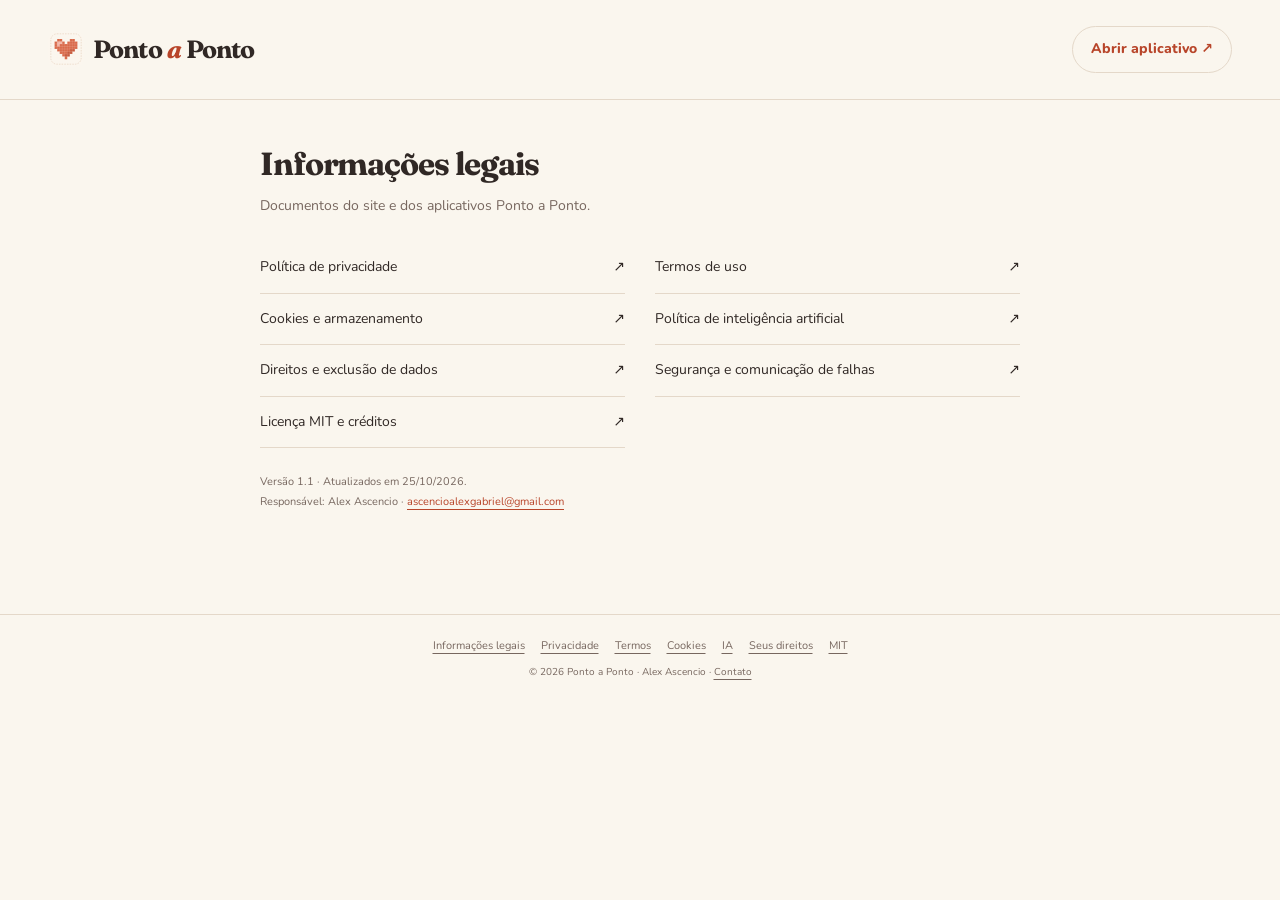
<file: documentacao/index.html>
<!doctype html><html lang="pt-BR"><head><meta charset="utf-8"><meta name="viewport" content="width=device-width,initial-scale=1"><meta name="description" content="Privacidade, termos, inteligência artificial e licença do Ponto a Ponto."><meta name="theme-color" content="#241c24"><title>Transparência e informações legais · Ponto a Ponto</title><link rel="canonical" href="https://pontoapontocroche.vercel.app/app/legal/"><link rel="icon" href="../icons/icon.svg"><link rel="stylesheet" href="legal.css"></head><body><a class="skip" href="#conteudo">Ir ao conteúdo</a><header><a class="brand" href="https://pontoapontocroche.vercel.app/app/"><img src="../icons/icon.svg" width="36" height="36" alt="">Ponto <em>a</em> Ponto</a><a class="back" href="https://pontoapontocroche.vercel.app/app/">Abrir aplicativo <span aria-hidden="true">↗</span></a></header><main id="conteudo"><div class="compact-index"><h1>Informações legais</h1><p>Documentos do site e dos aplicativos Ponto a Ponto.</p><nav class="directory" aria-label="Documentos"><a class="directory-link" href="privacidade.html">Política de privacidade<span aria-hidden="true">↗</span></a><a class="directory-link" href="termos.html">Termos de uso<span aria-hidden="true">↗</span></a><a class="directory-link" href="cookies.html">Cookies e armazenamento<span aria-hidden="true">↗</span></a><a class="directory-link" href="ia.html">Política de inteligência artificial<span aria-hidden="true">↗</span></a><a class="directory-link" href="direitos.html">Direitos e exclusão de dados<span aria-hidden="true">↗</span></a><a class="directory-link" href="seguranca.html">Segurança e comunicação de falhas<span aria-hidden="true">↗</span></a><a class="directory-link" href="licencas.html">Licença MIT e créditos<span aria-hidden="true">↗</span></a></nav><p class="compact-meta">Versão 1.1 · Atualizados em 25/10/2026.<br>Responsável: Alex Ascencio · <a href="mailto:ascencioalexgabriel@gmail.com">ascencioalexgabriel@gmail.com</a></p></div></main><footer><nav aria-label="Informações legais"><a href="./">Informações legais</a><a href="privacidade.html">Privacidade</a><a href="termos.html">Termos</a><a href="cookies.html">Cookies</a><a href="ia.html">IA</a><a href="direitos.html">Seus direitos</a><a href="licencas.html">MIT</a></nav><small>© 2026 Ponto a Ponto · Alex Ascencio · <a href="mailto:ascencioalexgabriel@gmail.com">Contato</a></small></footer></body></html>
</file>
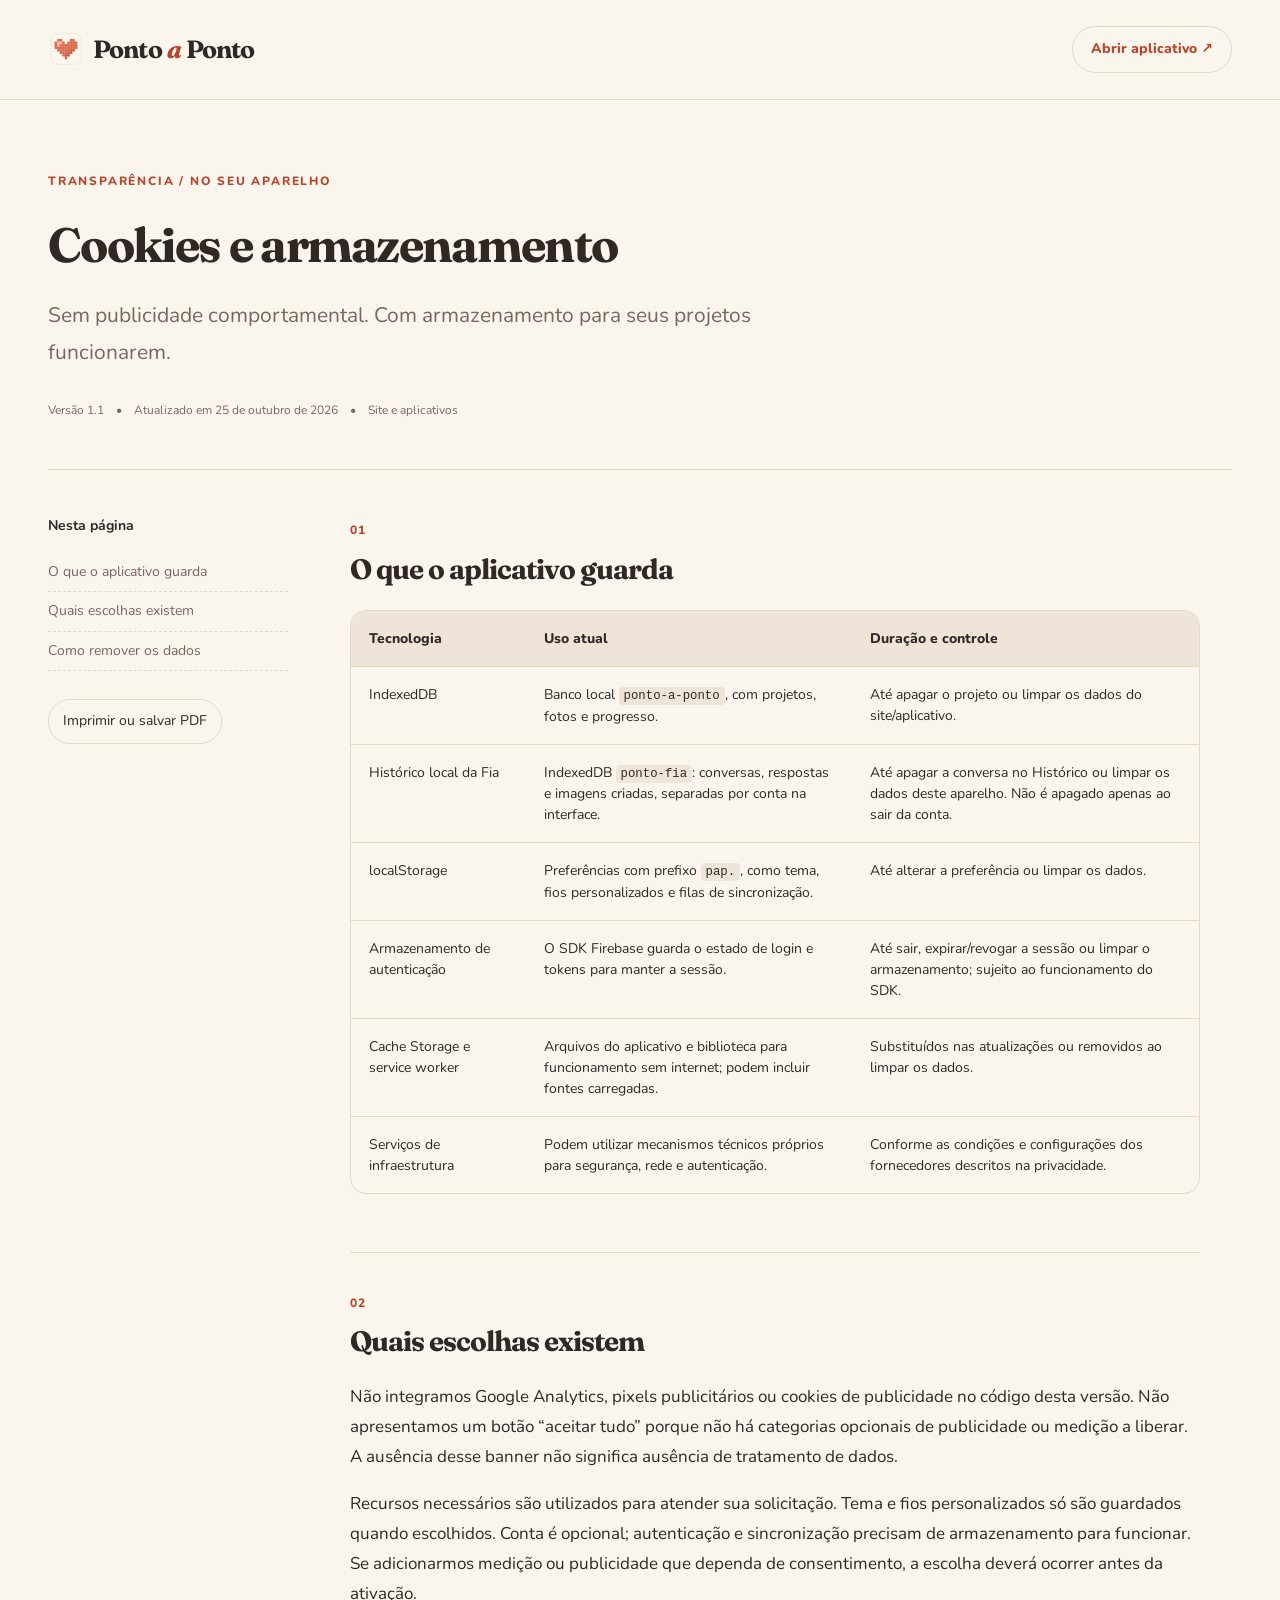
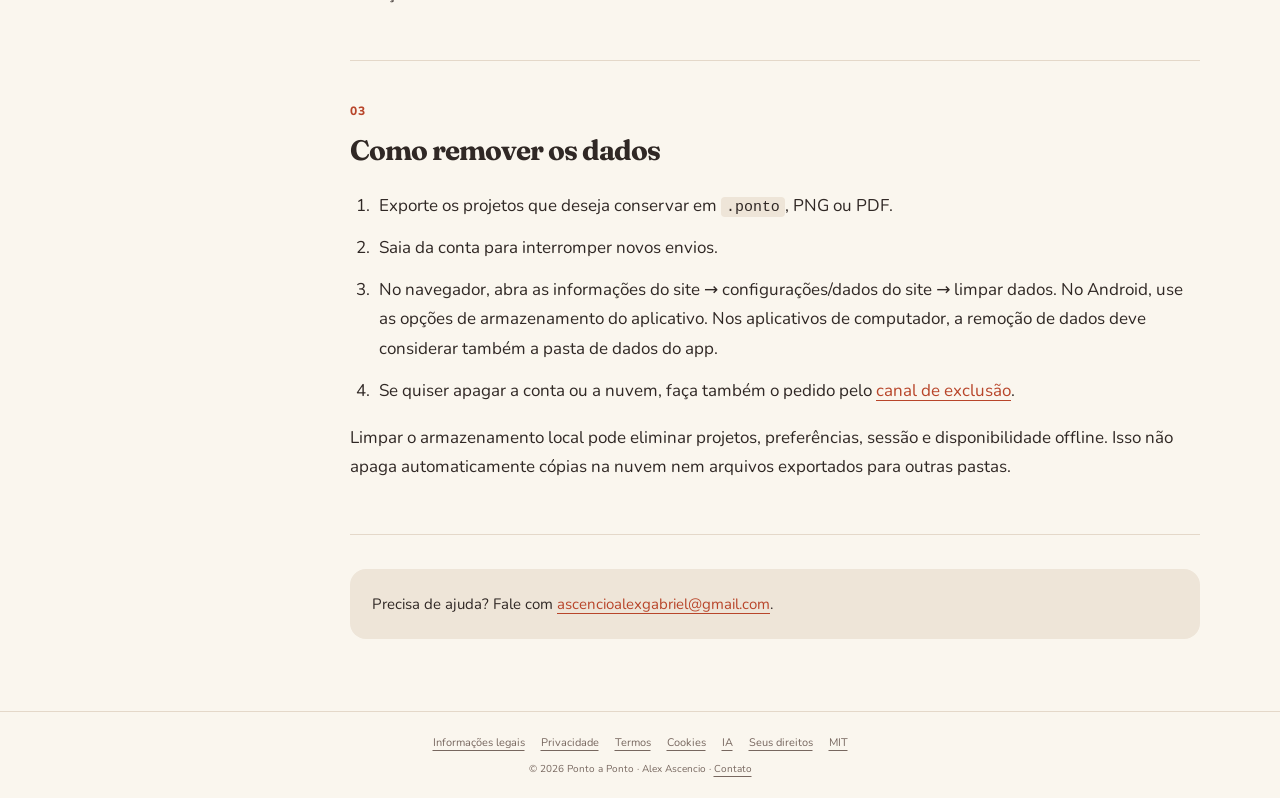
<file: documentacao/cookies.html>
<!doctype html><html lang="pt-BR"><head><meta charset="utf-8"><meta name="viewport" content="width=device-width,initial-scale=1"><meta name="description" content="Sem publicidade comportamental. Com armazenamento para seus projetos funcionarem."><meta name="theme-color" content="#241c24"><title>Cookies e armazenamento · Ponto a Ponto</title><link rel="canonical" href="https://pontoapontocroche.vercel.app/app/legal/cookies.html"><link rel="icon" href="../icons/icon.svg"><link rel="stylesheet" href="legal.css"></head><body><a class="skip" href="#conteudo">Ir ao conteúdo</a><header><a class="brand" href="https://pontoapontocroche.vercel.app/app/"><img src="../icons/icon.svg" width="36" height="36" alt="">Ponto <em>a</em> Ponto</a><a class="back" href="https://pontoapontocroche.vercel.app/app/">Abrir aplicativo <span aria-hidden="true">↗</span></a></header><main id="conteudo"><div class="hero"><a class="eyebrow" href="./">Transparência / No seu aparelho</a><h1>Cookies e armazenamento</h1><p>Sem publicidade comportamental. Com armazenamento para seus projetos funcionarem.</p><div class="meta">Versão 1.1 <span>•</span> Atualizado em 25 de outubro de 2026 <span>•</span> Site e aplicativos</div></div><div class="document"><aside aria-label="Nesta página"><strong>Nesta página</strong><a href="#tecnologias">O que o aplicativo guarda</a><a href="#escolhas">Quais escolhas existem</a><a href="#limpar">Como remover os dados</a><button type="button" onclick="window.print()">Imprimir ou salvar PDF</button></aside><article><section id="tecnologias"><span class="section-no">01</span><h2>O que o aplicativo guarda</h2><div class="table-wrap"><table><thead><tr><th>Tecnologia</th><th>Uso atual</th><th>Duração e controle</th></tr></thead><tbody><tr><td>IndexedDB</td><td>Banco local <code>ponto-a-ponto</code>, com projetos, fotos e progresso.</td><td>Até apagar o projeto ou limpar os dados do site/aplicativo.</td></tr><tr><td>Histórico local da Fia</td><td>IndexedDB <code>ponto-fia</code>: conversas, respostas e imagens criadas, separadas por conta na interface.</td><td>Até apagar a conversa no Histórico ou limpar os dados deste aparelho. Não é apagado apenas ao sair da conta.</td></tr><tr><td>localStorage</td><td>Preferências com prefixo <code>pap.</code>, como tema, fios personalizados e filas de sincronização.</td><td>Até alterar a preferência ou limpar os dados.</td></tr><tr><td>Armazenamento de autenticação</td><td>O SDK Firebase guarda o estado de login e tokens para manter a sessão.</td><td>Até sair, expirar/revogar a sessão ou limpar o armazenamento; sujeito ao funcionamento do SDK.</td></tr><tr><td>Cache Storage e service worker</td><td>Arquivos do aplicativo e biblioteca para funcionamento sem internet; podem incluir fontes carregadas.</td><td>Substituídos nas atualizações ou removidos ao limpar os dados.</td></tr><tr><td>Serviços de infraestrutura</td><td>Podem utilizar mecanismos técnicos próprios para segurança, rede e autenticação.</td><td>Conforme as condições e configurações dos fornecedores descritos na privacidade.</td></tr></tbody></table></div></section><section id="escolhas"><span class="section-no">02</span><h2>Quais escolhas existem</h2><p>Não integramos Google Analytics, pixels publicitários ou cookies de publicidade no código desta versão. Não apresentamos um botão “aceitar tudo” porque não há categorias opcionais de publicidade ou medição a liberar. A ausência desse banner não significa ausência de tratamento de dados.</p><p>Recursos necessários são utilizados para atender sua solicitação. Tema e fios personalizados só são guardados quando escolhidos. Conta é opcional; autenticação e sincronização precisam de armazenamento para funcionar. Se adicionarmos medição ou publicidade que dependa de consentimento, a escolha deverá ocorrer antes da ativação.</p></section><section id="limpar"><span class="section-no">03</span><h2>Como remover os dados</h2><ol><li>Exporte os projetos que deseja conservar em <code>.ponto</code>, PNG ou PDF.</li><li>Saia da conta para interromper novos envios.</li><li>No navegador, abra as informações do site → configurações/dados do site → limpar dados. No Android, use as opções de armazenamento do aplicativo. Nos aplicativos de computador, a remoção de dados deve considerar também a pasta de dados do app.</li><li>Se quiser apagar a conta ou a nuvem, faça também o pedido pelo <a href="direitos.html">canal de exclusão</a>.</li></ol><p>Limpar o armazenamento local pode eliminar projetos, preferências, sessão e disponibilidade offline. Isso não apaga automaticamente cópias na nuvem nem arquivos exportados para outras pastas.</p></section><div class="contact-note">Precisa de ajuda? Fale com <a href="mailto:ascencioalexgabriel@gmail.com">ascencioalexgabriel@gmail.com</a>.</div></article></div></main><footer><nav aria-label="Informações legais"><a href="./">Informações legais</a><a href="privacidade.html">Privacidade</a><a href="termos.html">Termos</a><a href="cookies.html">Cookies</a><a href="ia.html">IA</a><a href="direitos.html">Seus direitos</a><a href="licencas.html">MIT</a></nav><small>© 2026 Ponto a Ponto · Alex Ascencio · <a href="mailto:ascencioalexgabriel@gmail.com">Contato</a></small></footer></body></html>
</file>
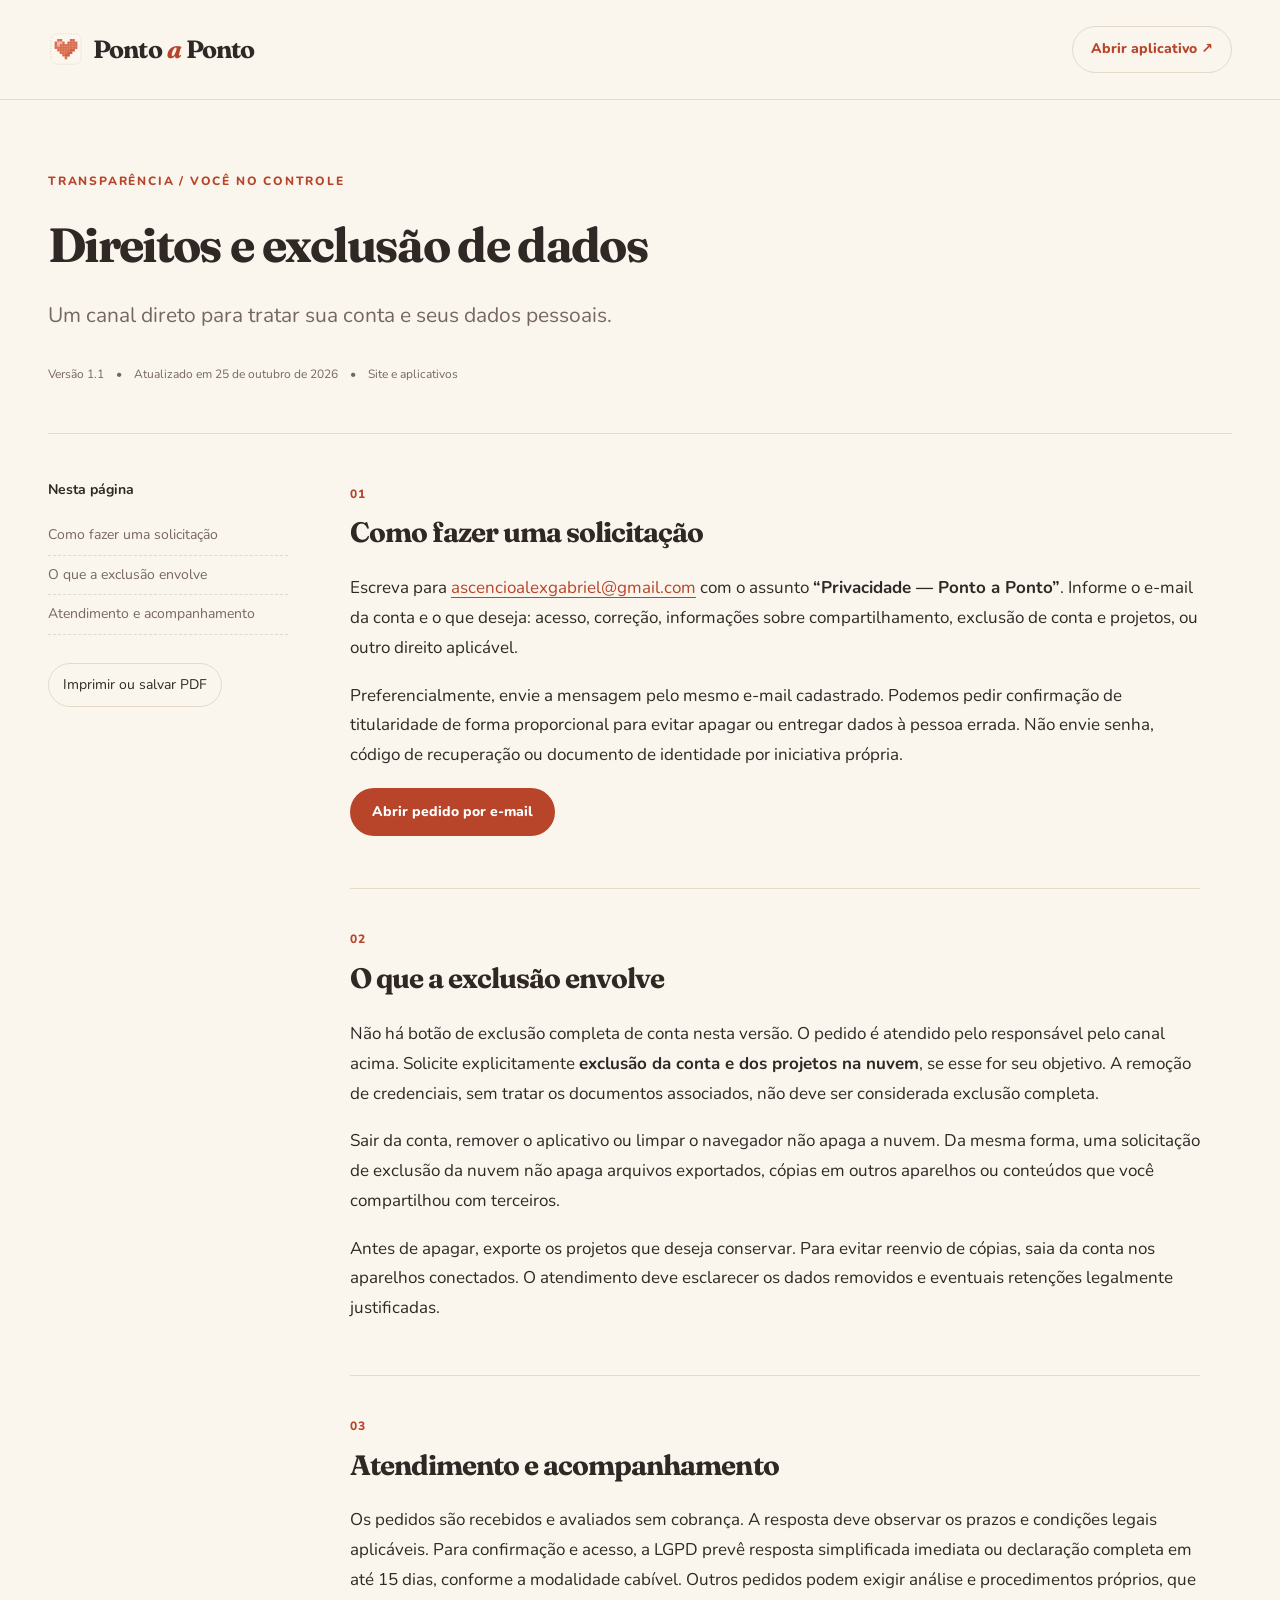
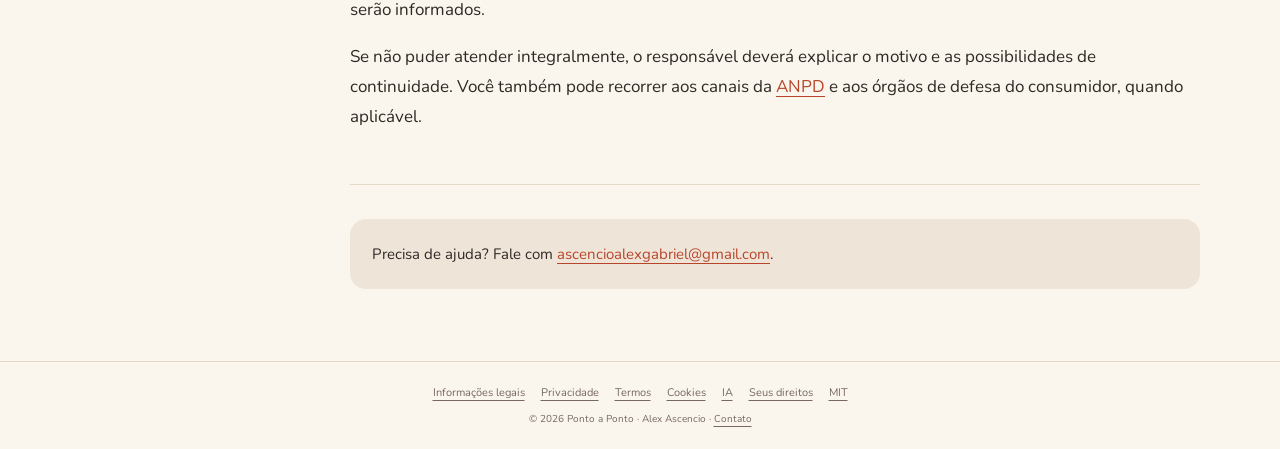
<file: documentacao/direitos.html>
<!doctype html><html lang="pt-BR"><head><meta charset="utf-8"><meta name="viewport" content="width=device-width,initial-scale=1"><meta name="description" content="Um canal direto para tratar sua conta e seus dados pessoais."><meta name="theme-color" content="#241c24"><title>Direitos e exclusão de dados · Ponto a Ponto</title><link rel="canonical" href="https://pontoapontocroche.vercel.app/app/legal/direitos.html"><link rel="icon" href="../icons/icon.svg"><link rel="stylesheet" href="legal.css"></head><body><a class="skip" href="#conteudo">Ir ao conteúdo</a><header><a class="brand" href="https://pontoapontocroche.vercel.app/app/"><img src="../icons/icon.svg" width="36" height="36" alt="">Ponto <em>a</em> Ponto</a><a class="back" href="https://pontoapontocroche.vercel.app/app/">Abrir aplicativo <span aria-hidden="true">↗</span></a></header><main id="conteudo"><div class="hero"><a class="eyebrow" href="./">Transparência / Você no controle</a><h1>Direitos e exclusão de dados</h1><p>Um canal direto para tratar sua conta e seus dados pessoais.</p><div class="meta">Versão 1.1 <span>•</span> Atualizado em 25 de outubro de 2026 <span>•</span> Site e aplicativos</div></div><div class="document"><aside aria-label="Nesta página"><strong>Nesta página</strong><a href="#solicitar">Como fazer uma solicitação</a><a href="#exclusao">O que a exclusão envolve</a><a href="#prazos">Atendimento e acompanhamento</a><button type="button" onclick="window.print()">Imprimir ou salvar PDF</button></aside><article><section id="solicitar"><span class="section-no">01</span><h2>Como fazer uma solicitação</h2><p>Escreva para <a href="mailto:ascencioalexgabriel@gmail.com">ascencioalexgabriel@gmail.com</a> com o assunto <strong>“Privacidade — Ponto a Ponto”</strong>. Informe o e-mail da conta e o que deseja: acesso, correção, informações sobre compartilhamento, exclusão de conta e projetos, ou outro direito aplicável.</p><p>Preferencialmente, envie a mensagem pelo mesmo e-mail cadastrado. Podemos pedir confirmação de titularidade de forma proporcional para evitar apagar ou entregar dados à pessoa errada. Não envie senha, código de recuperação ou documento de identidade por iniciativa própria.</p><p><a class="action" href="mailto:ascencioalexgabriel@gmail.com?subject=Privacidade%20%E2%80%94%20Ponto%20a%20Ponto">Abrir pedido por e-mail</a></p></section><section id="exclusao"><span class="section-no">02</span><h2>O que a exclusão envolve</h2><p>Não há botão de exclusão completa de conta nesta versão. O pedido é atendido pelo responsável pelo canal acima. Solicite explicitamente <strong>exclusão da conta e dos projetos na nuvem</strong>, se esse for seu objetivo. A remoção de credenciais, sem tratar os documentos associados, não deve ser considerada exclusão completa.</p><p>Sair da conta, remover o aplicativo ou limpar o navegador não apaga a nuvem. Da mesma forma, uma solicitação de exclusão da nuvem não apaga arquivos exportados, cópias em outros aparelhos ou conteúdos que você compartilhou com terceiros.</p><p>Antes de apagar, exporte os projetos que deseja conservar. Para evitar reenvio de cópias, saia da conta nos aparelhos conectados. O atendimento deve esclarecer os dados removidos e eventuais retenções legalmente justificadas.</p></section><section id="prazos"><span class="section-no">03</span><h2>Atendimento e acompanhamento</h2><p>Os pedidos são recebidos e avaliados sem cobrança. A resposta deve observar os prazos e condições legais aplicáveis. Para confirmação e acesso, a LGPD prevê resposta simplificada imediata ou declaração completa em até 15 dias, conforme a modalidade cabível. Outros pedidos podem exigir análise e procedimentos próprios, que serão informados.</p><p>Se não puder atender integralmente, o responsável deverá explicar o motivo e as possibilidades de continuidade. Você também pode recorrer aos canais da <a href="https://www.gov.br/anpd/pt-br/canais_atendimento">ANPD</a> e aos órgãos de defesa do consumidor, quando aplicável.</p></section><div class="contact-note">Precisa de ajuda? Fale com <a href="mailto:ascencioalexgabriel@gmail.com">ascencioalexgabriel@gmail.com</a>.</div></article></div></main><footer><nav aria-label="Informações legais"><a href="./">Informações legais</a><a href="privacidade.html">Privacidade</a><a href="termos.html">Termos</a><a href="cookies.html">Cookies</a><a href="ia.html">IA</a><a href="direitos.html">Seus direitos</a><a href="licencas.html">MIT</a></nav><small>© 2026 Ponto a Ponto · Alex Ascencio · <a href="mailto:ascencioalexgabriel@gmail.com">Contato</a></small></footer></body></html>
</file>
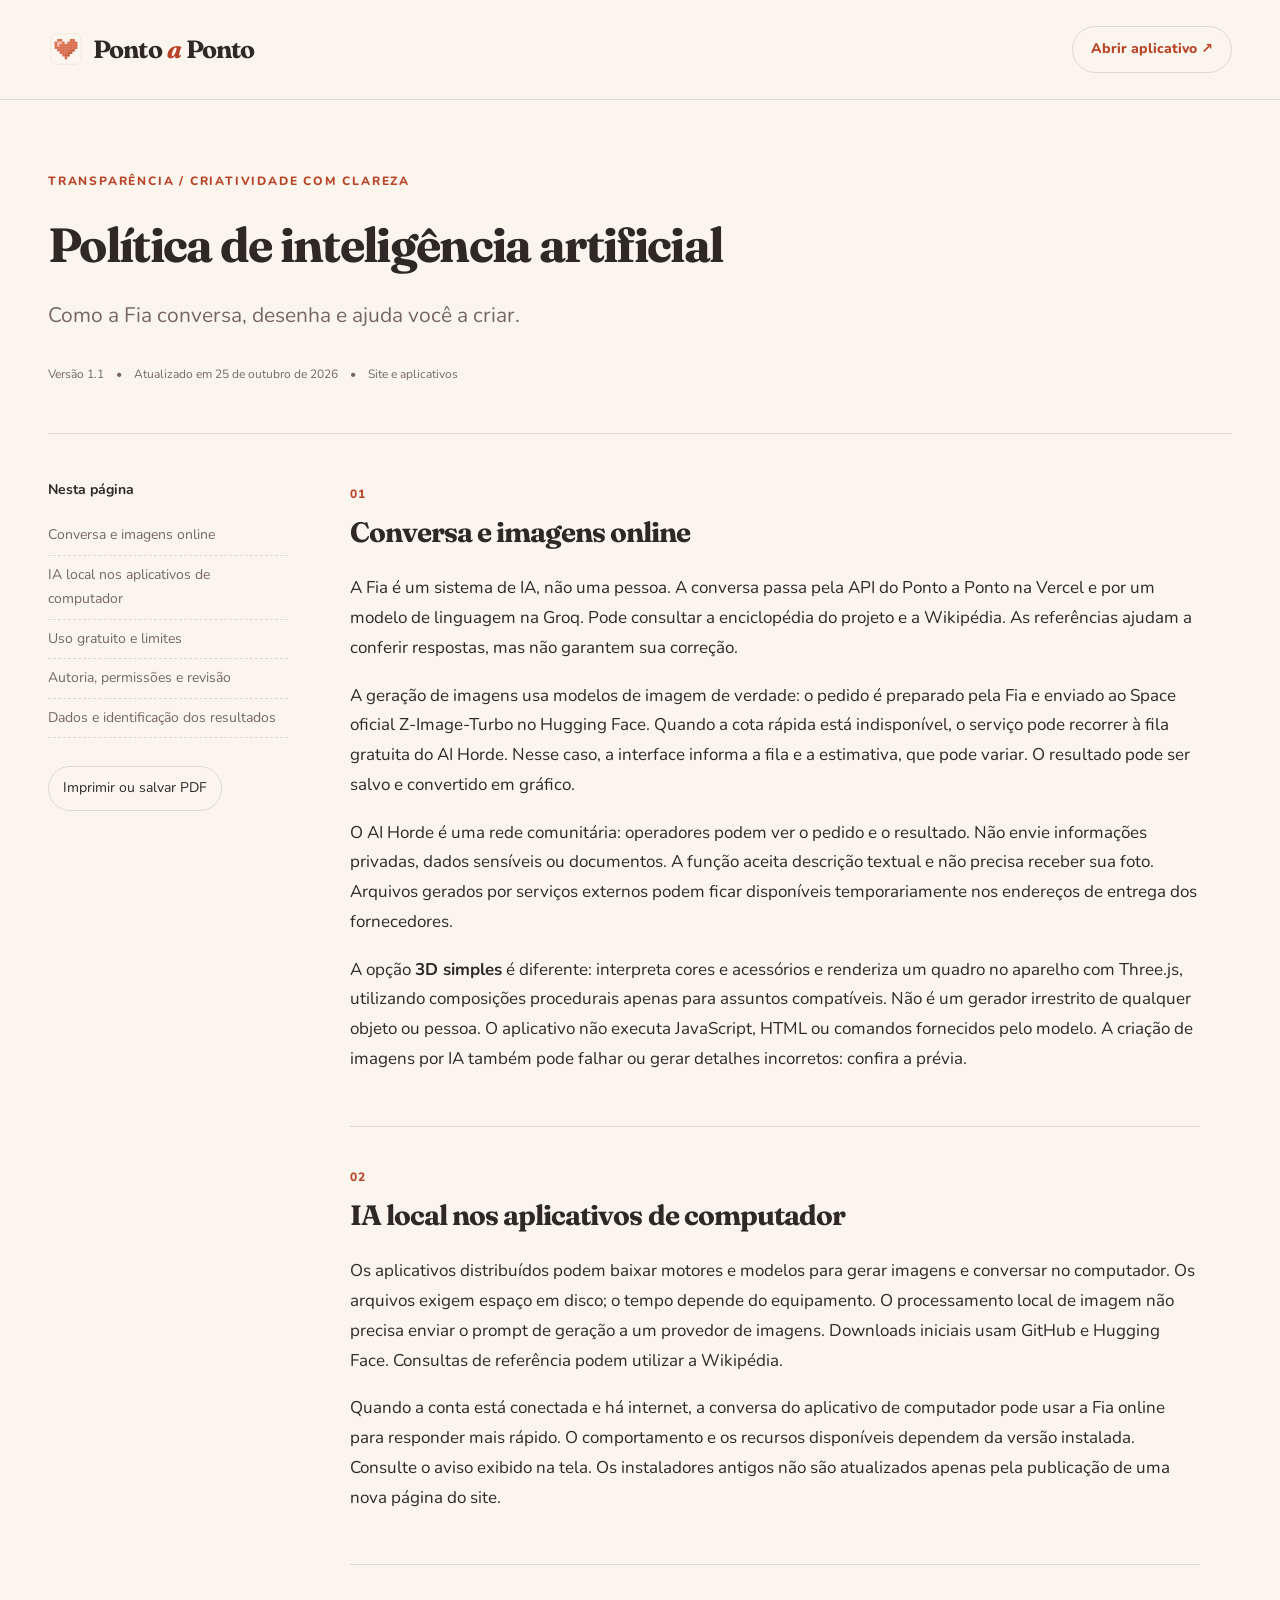
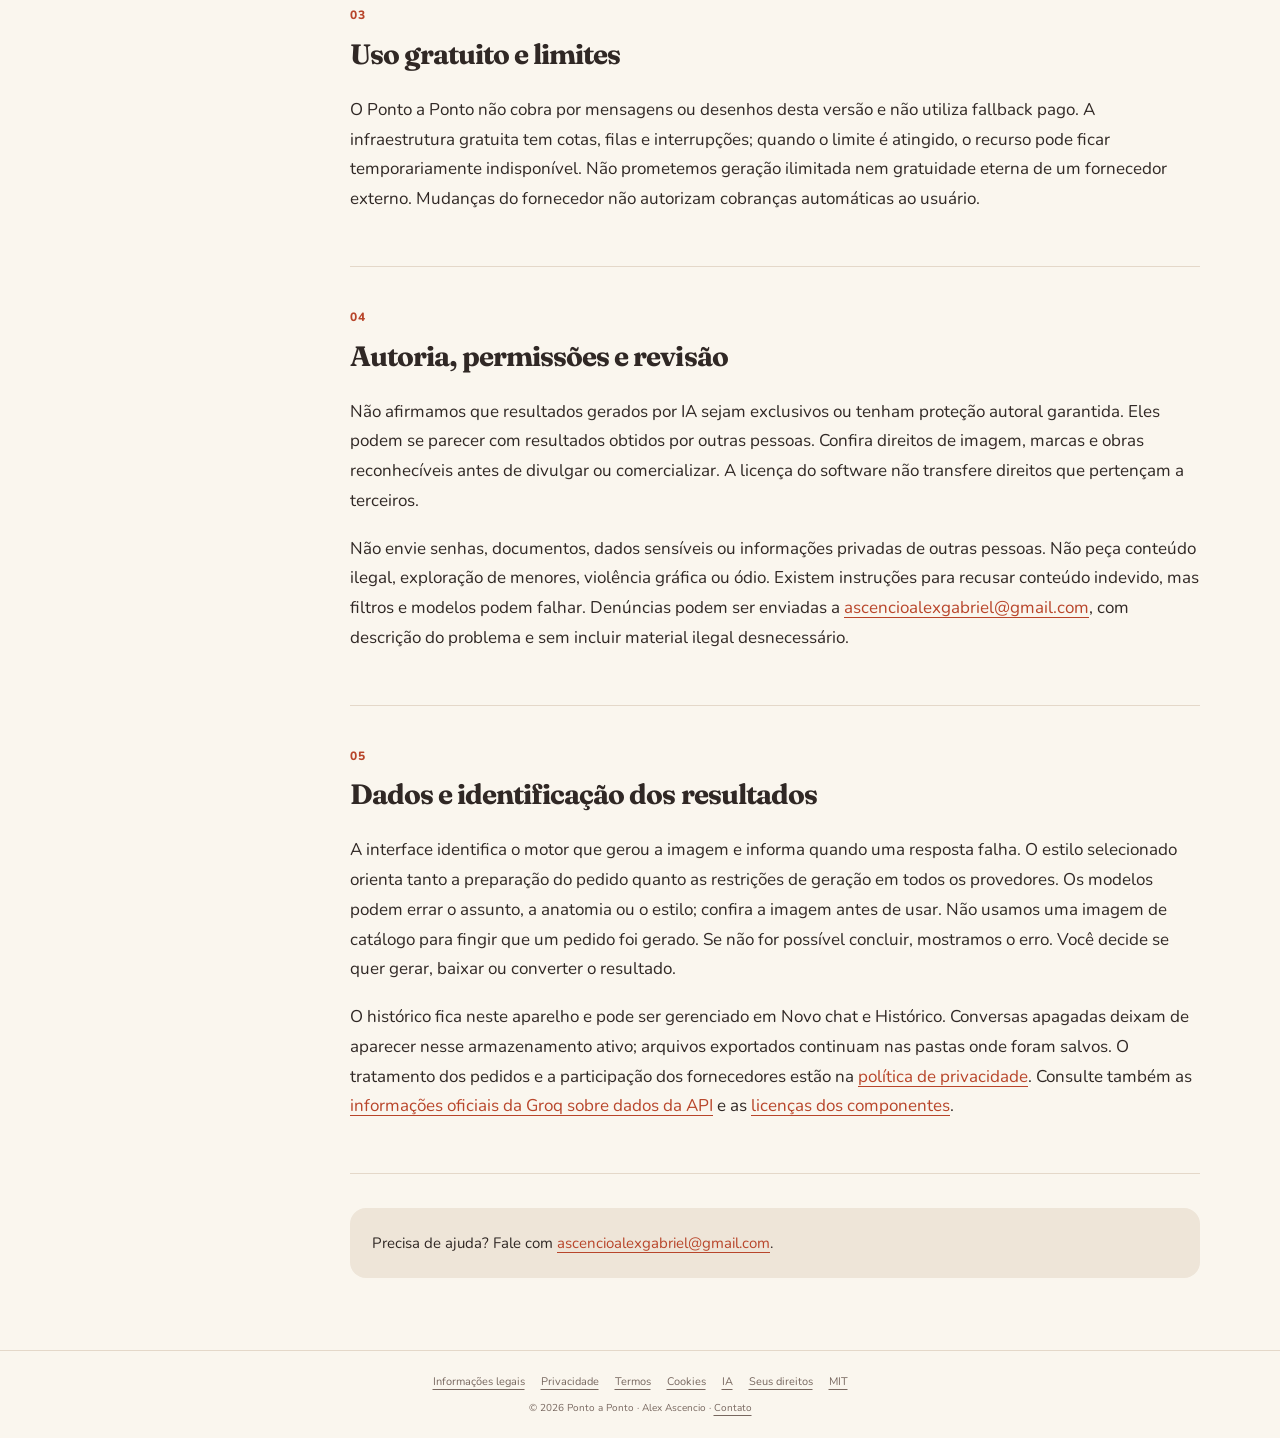
<file: documentacao/ia.html>
<!doctype html><html lang="pt-BR"><head><meta charset="utf-8"><meta name="viewport" content="width=device-width,initial-scale=1"><meta name="description" content="Como a Fia conversa, desenha e ajuda você a criar."><meta name="theme-color" content="#241c24"><title>Política de inteligência artificial · Ponto a Ponto</title><link rel="canonical" href="https://pontoapontocroche.vercel.app/app/legal/ia.html"><link rel="icon" href="../icons/icon.svg"><link rel="stylesheet" href="legal.css"></head><body><a class="skip" href="#conteudo">Ir ao conteúdo</a><header><a class="brand" href="https://pontoapontocroche.vercel.app/app/"><img src="../icons/icon.svg" width="36" height="36" alt="">Ponto <em>a</em> Ponto</a><a class="back" href="https://pontoapontocroche.vercel.app/app/">Abrir aplicativo <span aria-hidden="true">↗</span></a></header><main id="conteudo"><div class="hero"><a class="eyebrow" href="./">Transparência / Criatividade com clareza</a><h1>Política de inteligência artificial</h1><p>Como a Fia conversa, desenha e ajuda você a criar.</p><div class="meta">Versão 1.1 <span>•</span> Atualizado em 25 de outubro de 2026 <span>•</span> Site e aplicativos</div></div><div class="document"><aside aria-label="Nesta página"><strong>Nesta página</strong><a href="#online">Conversa e imagens online</a><a href="#local">IA local nos aplicativos de computador</a><a href="#limites">Uso gratuito e limites</a><a href="#direitos">Autoria, permissões e revisão</a><a href="#transparencia">Dados e identificação dos resultados</a><button type="button" onclick="window.print()">Imprimir ou salvar PDF</button></aside><article><section id="online"><span class="section-no">01</span><h2>Conversa e imagens online</h2><p>A Fia é um sistema de IA, não uma pessoa. A conversa passa pela API do Ponto a Ponto na Vercel e por um modelo de linguagem na Groq. Pode consultar a enciclopédia do projeto e a Wikipédia. As referências ajudam a conferir respostas, mas não garantem sua correção.</p><p>A geração de imagens usa modelos de imagem de verdade: o pedido é preparado pela Fia e enviado ao Space oficial Z-Image-Turbo no Hugging Face. Quando a cota rápida está indisponível, o serviço pode recorrer à fila gratuita do AI Horde. Nesse caso, a interface informa a fila e a estimativa, que pode variar. O resultado pode ser salvo e convertido em gráfico.</p><p>O AI Horde é uma rede comunitária: operadores podem ver o pedido e o resultado. Não envie informações privadas, dados sensíveis ou documentos. A função aceita descrição textual e não precisa receber sua foto. Arquivos gerados por serviços externos podem ficar disponíveis temporariamente nos endereços de entrega dos fornecedores.</p><p>A opção <strong>3D simples</strong> é diferente: interpreta cores e acessórios e renderiza um quadro no aparelho com Three.js, utilizando composições procedurais apenas para assuntos compatíveis. Não é um gerador irrestrito de qualquer objeto ou pessoa. O aplicativo não executa JavaScript, HTML ou comandos fornecidos pelo modelo. A criação de imagens por IA também pode falhar ou gerar detalhes incorretos: confira a prévia.</p></section><section id="local"><span class="section-no">02</span><h2>IA local nos aplicativos de computador</h2><p>Os aplicativos distribuídos podem baixar motores e modelos para gerar imagens e conversar no computador. Os arquivos exigem espaço em disco; o tempo depende do equipamento. O processamento local de imagem não precisa enviar o prompt de geração a um provedor de imagens. Downloads iniciais usam GitHub e Hugging Face. Consultas de referência podem utilizar a Wikipédia.</p><p>Quando a conta está conectada e há internet, a conversa do aplicativo de computador pode usar a Fia online para responder mais rápido. O comportamento e os recursos disponíveis dependem da versão instalada. Consulte o aviso exibido na tela. Os instaladores antigos não são atualizados apenas pela publicação de uma nova página do site.</p></section><section id="limites"><span class="section-no">03</span><h2>Uso gratuito e limites</h2><p>O Ponto a Ponto não cobra por mensagens ou desenhos desta versão e não utiliza fallback pago. A infraestrutura gratuita tem cotas, filas e interrupções; quando o limite é atingido, o recurso pode ficar temporariamente indisponível. Não prometemos geração ilimitada nem gratuidade eterna de um fornecedor externo. Mudanças do fornecedor não autorizam cobranças automáticas ao usuário.</p></section><section id="direitos"><span class="section-no">04</span><h2>Autoria, permissões e revisão</h2><p>Não afirmamos que resultados gerados por IA sejam exclusivos ou tenham proteção autoral garantida. Eles podem se parecer com resultados obtidos por outras pessoas. Confira direitos de imagem, marcas e obras reconhecíveis antes de divulgar ou comercializar. A licença do software não transfere direitos que pertençam a terceiros.</p><p>Não envie senhas, documentos, dados sensíveis ou informações privadas de outras pessoas. Não peça conteúdo ilegal, exploração de menores, violência gráfica ou ódio. Existem instruções para recusar conteúdo indevido, mas filtros e modelos podem falhar. Denúncias podem ser enviadas a <a href="mailto:ascencioalexgabriel@gmail.com">ascencioalexgabriel@gmail.com</a>, com descrição do problema e sem incluir material ilegal desnecessário.</p></section><section id="transparencia"><span class="section-no">05</span><h2>Dados e identificação dos resultados</h2><p>A interface identifica o motor que gerou a imagem e informa quando uma resposta falha. O estilo selecionado orienta tanto a preparação do pedido quanto as restrições de geração em todos os provedores. Os modelos podem errar o assunto, a anatomia ou o estilo; confira a imagem antes de usar. Não usamos uma imagem de catálogo para fingir que um pedido foi gerado. Se não for possível concluir, mostramos o erro. Você decide se quer gerar, baixar ou converter o resultado.</p><p>O histórico fica neste aparelho e pode ser gerenciado em Novo chat e Histórico. Conversas apagadas deixam de aparecer nesse armazenamento ativo; arquivos exportados continuam nas pastas onde foram salvos. O tratamento dos pedidos e a participação dos fornecedores estão na <a href="privacidade.html">política de privacidade</a>. Consulte também as <a href="https://console.groq.com/docs/your-data">informações oficiais da Groq sobre dados da API</a> e as <a href="licencas.html">licenças dos componentes</a>.</p></section><div class="contact-note">Precisa de ajuda? Fale com <a href="mailto:ascencioalexgabriel@gmail.com">ascencioalexgabriel@gmail.com</a>.</div></article></div></main><footer><nav aria-label="Informações legais"><a href="./">Informações legais</a><a href="privacidade.html">Privacidade</a><a href="termos.html">Termos</a><a href="cookies.html">Cookies</a><a href="ia.html">IA</a><a href="direitos.html">Seus direitos</a><a href="licencas.html">MIT</a></nav><small>© 2026 Ponto a Ponto · Alex Ascencio · <a href="mailto:ascencioalexgabriel@gmail.com">Contato</a></small></footer></body></html>
</file>
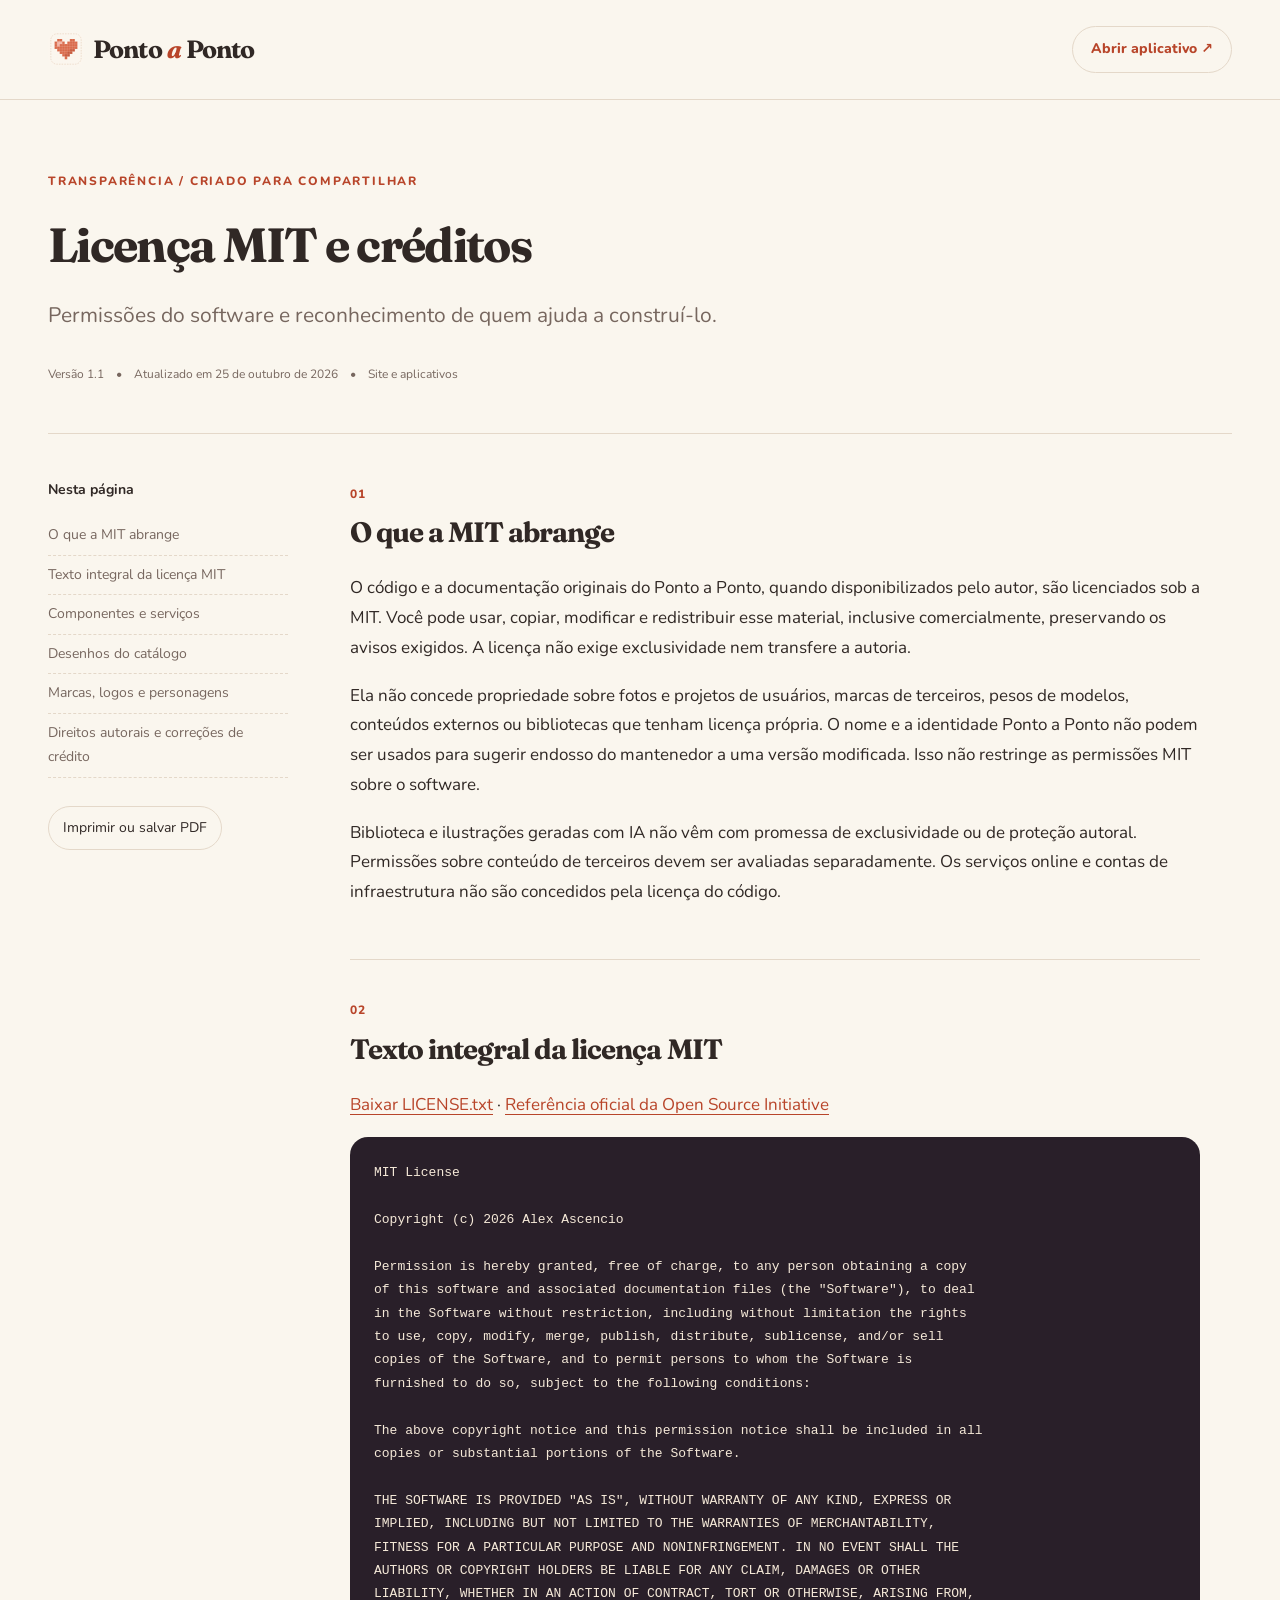
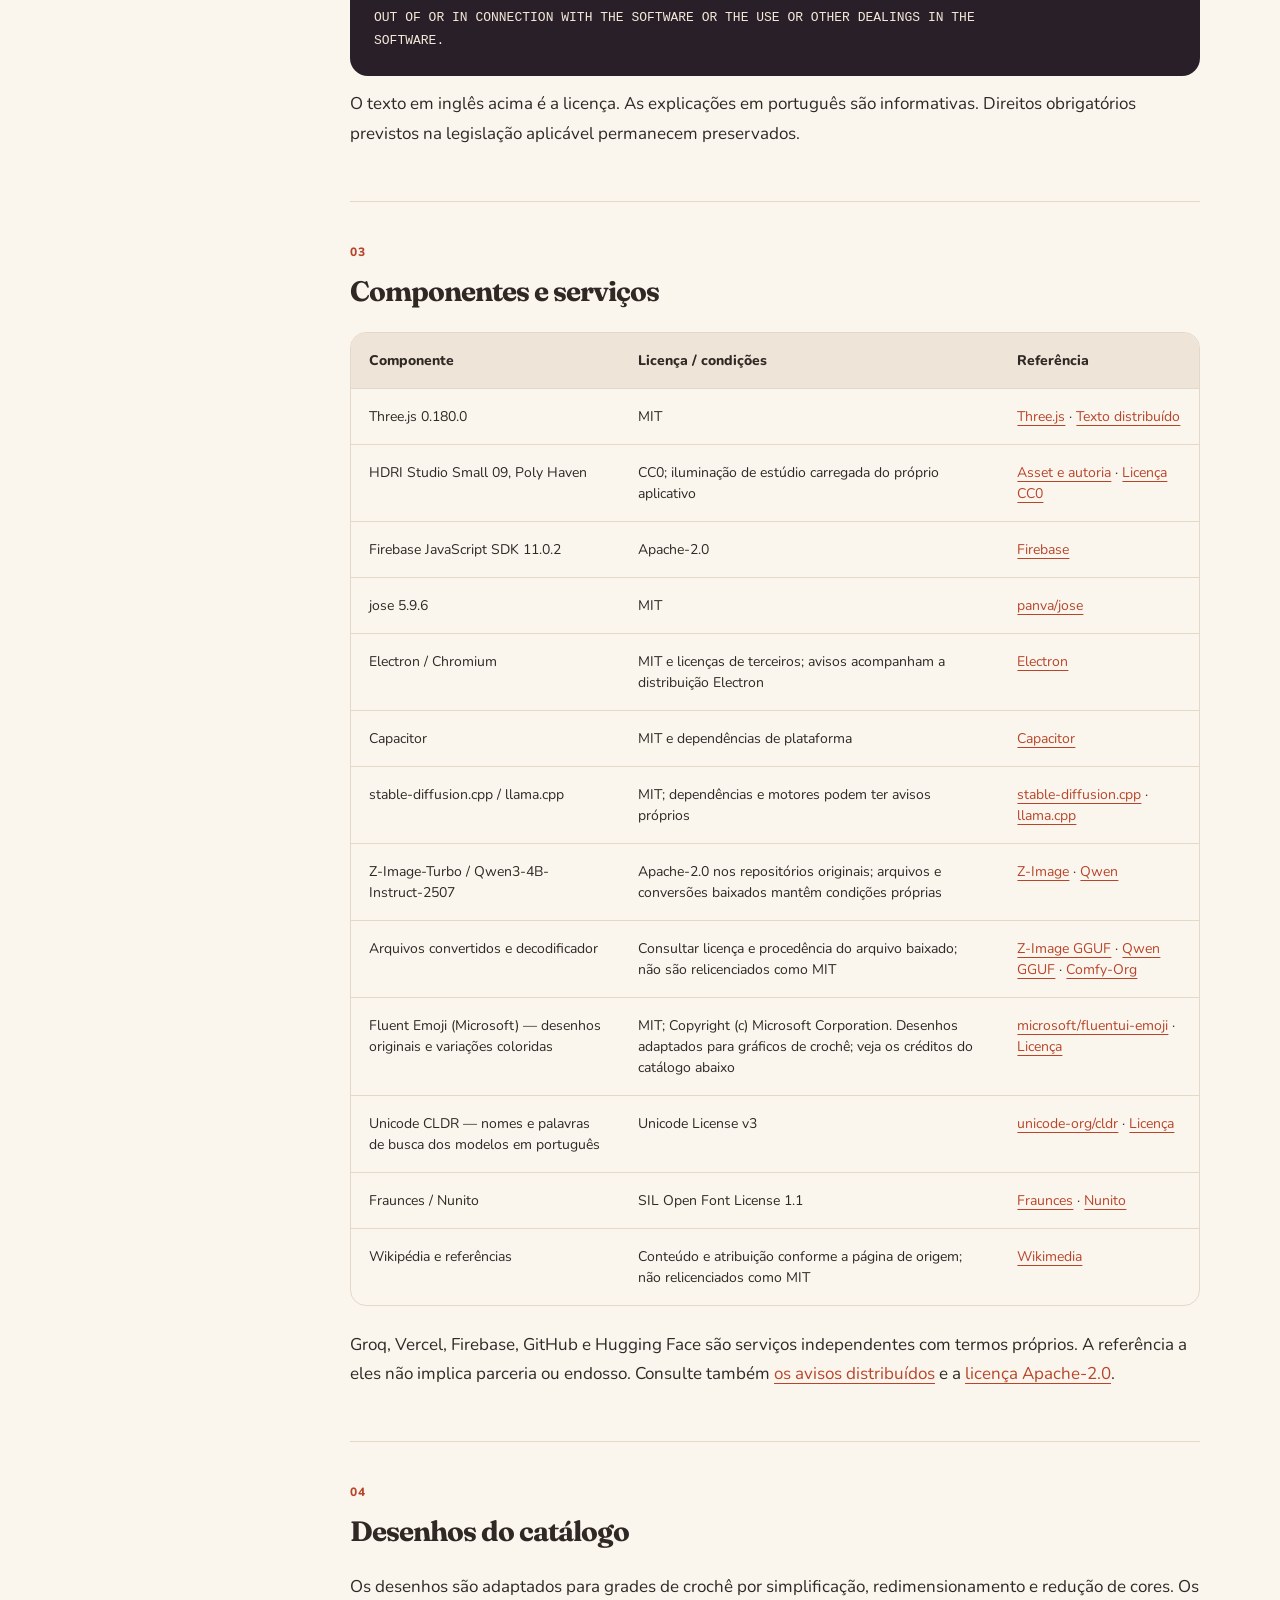
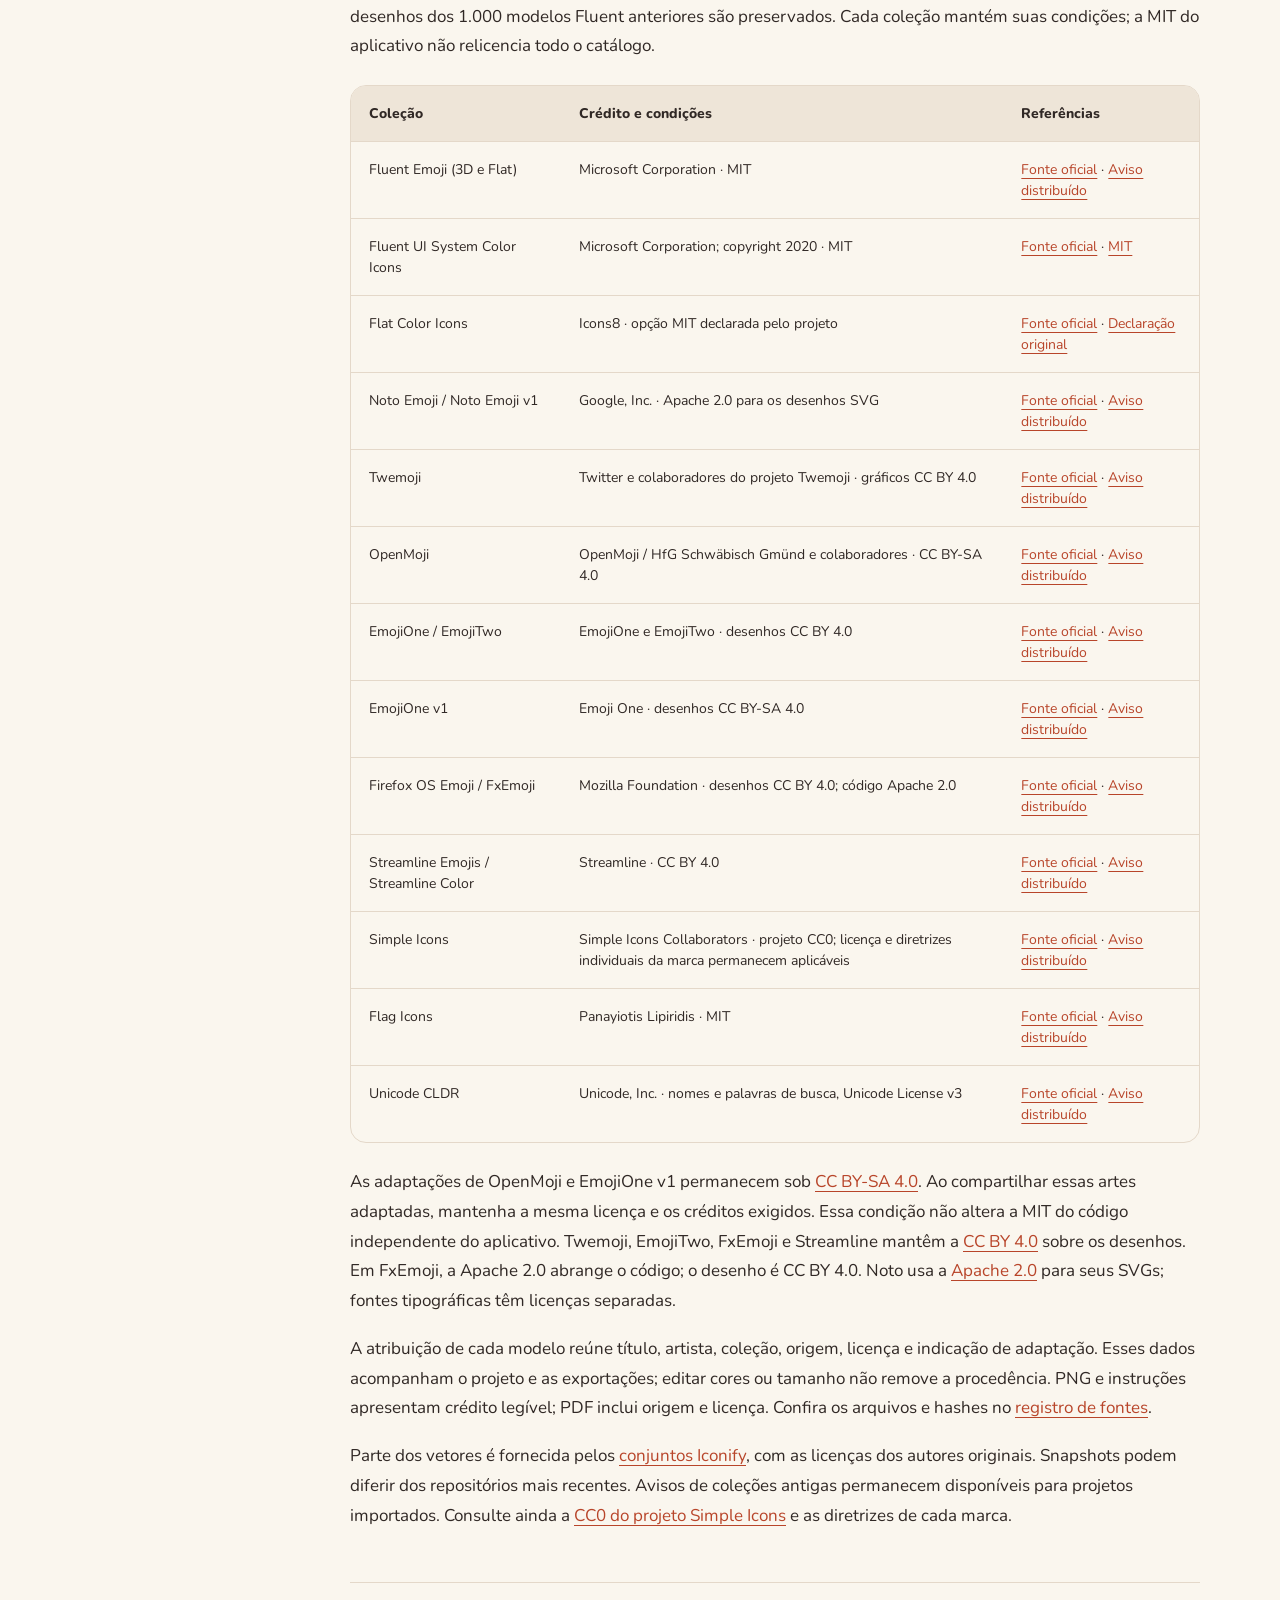
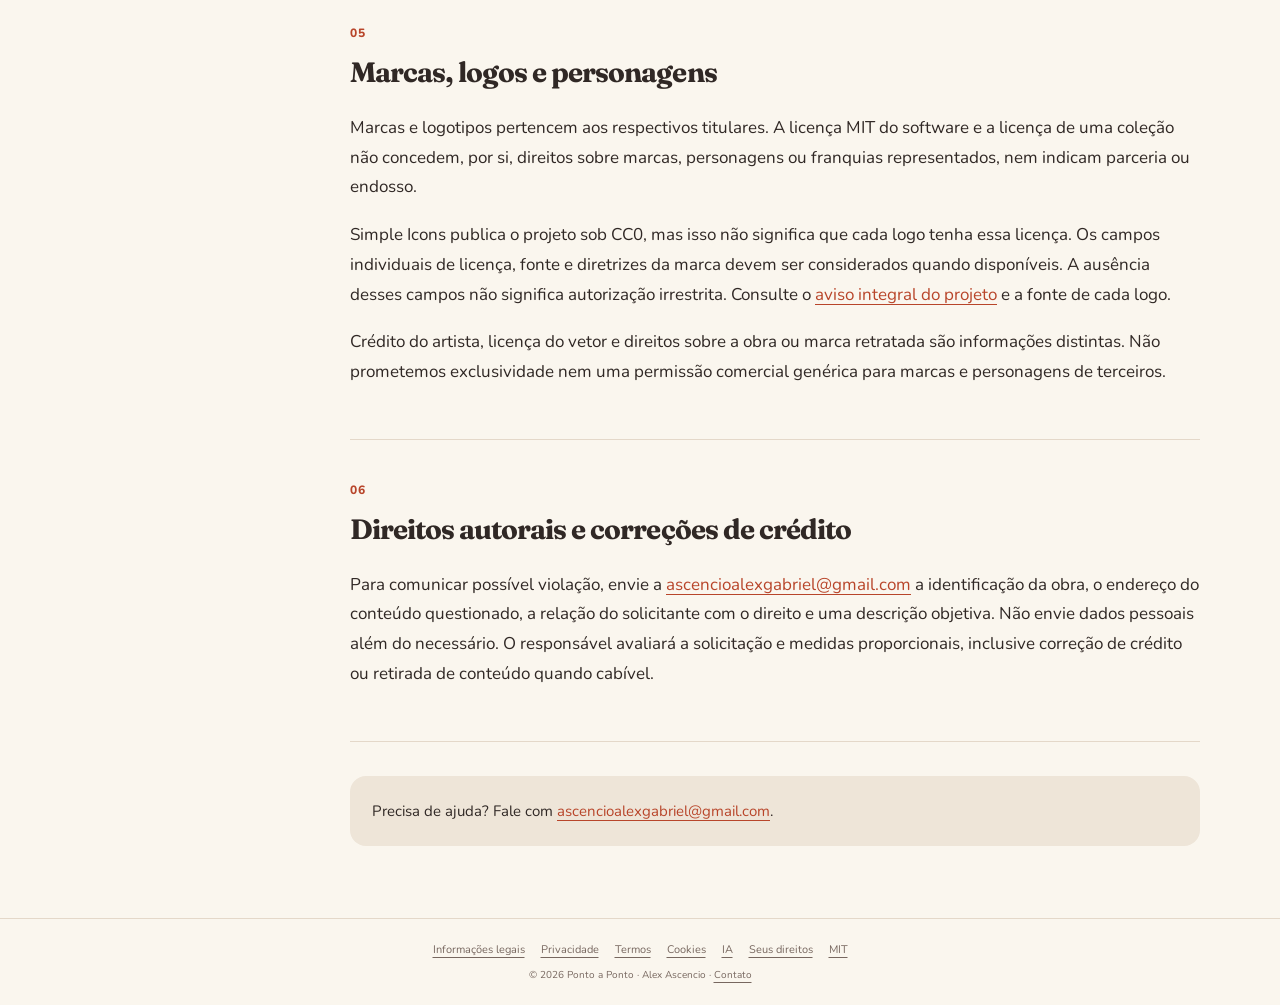
<file: documentacao/licencas.html>
<!doctype html><html lang="pt-BR"><head><meta charset="utf-8"><meta name="viewport" content="width=device-width,initial-scale=1"><meta name="description" content="Permissões do software e reconhecimento de quem ajuda a construí-lo."><meta name="theme-color" content="#241c24"><title>Licença MIT e créditos · Ponto a Ponto</title><link rel="canonical" href="https://pontoapontocroche.vercel.app/app/legal/licencas.html"><link rel="icon" href="../icons/icon.svg"><link rel="stylesheet" href="legal.css"></head><body><a class="skip" href="#conteudo">Ir ao conteúdo</a><header><a class="brand" href="https://pontoapontocroche.vercel.app/app/"><img src="../icons/icon.svg" width="36" height="36" alt="">Ponto <em>a</em> Ponto</a><a class="back" href="https://pontoapontocroche.vercel.app/app/">Abrir aplicativo <span aria-hidden="true">↗</span></a></header><main id="conteudo"><div class="hero"><a class="eyebrow" href="./">Transparência / Criado para compartilhar</a><h1>Licença MIT e créditos</h1><p>Permissões do software e reconhecimento de quem ajuda a construí-lo.</p><div class="meta">Versão 1.1 <span>•</span> Atualizado em 25 de outubro de 2026 <span>•</span> Site e aplicativos</div></div><div class="document"><aside aria-label="Nesta página"><strong>Nesta página</strong><a href="#escopo">O que a MIT abrange</a><a href="#mit">Texto integral da licença MIT</a><a href="#creditos">Componentes e serviços</a><a href="#catalogo">Desenhos do catálogo</a><a href="#marcas">Marcas, logos e personagens</a><a href="#reportar">Direitos autorais e correções de crédito</a><button type="button" onclick="window.print()">Imprimir ou salvar PDF</button></aside><article><section id="escopo"><span class="section-no">01</span><h2>O que a MIT abrange</h2><p>O código e a documentação originais do Ponto a Ponto, quando disponibilizados pelo autor, são licenciados sob a MIT. Você pode usar, copiar, modificar e redistribuir esse material, inclusive comercialmente, preservando os avisos exigidos. A licença não exige exclusividade nem transfere a autoria.</p><p>Ela não concede propriedade sobre fotos e projetos de usuários, marcas de terceiros, pesos de modelos, conteúdos externos ou bibliotecas que tenham licença própria. O nome e a identidade Ponto a Ponto não podem ser usados para sugerir endosso do mantenedor a uma versão modificada. Isso não restringe as permissões MIT sobre o software.</p><p>Biblioteca e ilustrações geradas com IA não vêm com promessa de exclusividade ou de proteção autoral. Permissões sobre conteúdo de terceiros devem ser avaliadas separadamente. Os serviços online e contas de infraestrutura não são concedidos pela licença do código.</p></section><section id="mit"><span class="section-no">02</span><h2>Texto integral da licença MIT</h2><p><a href="LICENSE.txt" download>Baixar LICENSE.txt</a> · <a href="https://opensource.org/license/mit">Referência oficial da Open Source Initiative</a></p><pre lang="en">MIT License

Copyright (c) 2026 Alex Ascencio

Permission is hereby granted, free of charge, to any person obtaining a copy
of this software and associated documentation files (the "Software"), to deal
in the Software without restriction, including without limitation the rights
to use, copy, modify, merge, publish, distribute, sublicense, and/or sell
copies of the Software, and to permit persons to whom the Software is
furnished to do so, subject to the following conditions:

The above copyright notice and this permission notice shall be included in all
copies or substantial portions of the Software.

THE SOFTWARE IS PROVIDED "AS IS", WITHOUT WARRANTY OF ANY KIND, EXPRESS OR
IMPLIED, INCLUDING BUT NOT LIMITED TO THE WARRANTIES OF MERCHANTABILITY,
FITNESS FOR A PARTICULAR PURPOSE AND NONINFRINGEMENT. IN NO EVENT SHALL THE
AUTHORS OR COPYRIGHT HOLDERS BE LIABLE FOR ANY CLAIM, DAMAGES OR OTHER
LIABILITY, WHETHER IN AN ACTION OF CONTRACT, TORT OR OTHERWISE, ARISING FROM,
OUT OF OR IN CONNECTION WITH THE SOFTWARE OR THE USE OR OTHER DEALINGS IN THE
SOFTWARE.
</pre><p>O texto em inglês acima é a licença. As explicações em português são informativas. Direitos obrigatórios previstos na legislação aplicável permanecem preservados.</p></section><section id="creditos"><span class="section-no">03</span><h2>Componentes e serviços</h2><div class="table-wrap"><table><thead><tr><th>Componente</th><th>Licença / condições</th><th>Referência</th></tr></thead><tbody><tr><td>Three.js 0.180.0</td><td>MIT</td><td><a href="https://github.com/mrdoob/three.js/blob/r180/LICENSE">Three.js</a> · <a href="licenses/Three.js.txt">Texto distribuído</a></td></tr><tr><td>HDRI Studio Small 09, Poly Haven</td><td>CC0; iluminação de estúdio carregada do próprio aplicativo</td><td><a href="https://polyhaven.com/a/studio_small_09">Asset e autoria</a> · <a href="https://polyhaven.com/license">Licença CC0</a></td></tr><tr><td>Firebase JavaScript SDK 11.0.2</td><td>Apache-2.0</td><td><a href="https://github.com/firebase/firebase-js-sdk/blob/main/LICENSE">Firebase</a></td></tr><tr><td>jose 5.9.6</td><td>MIT</td><td><a href="https://github.com/panva/jose/blob/v5.9.6/LICENSE.md">panva/jose</a></td></tr><tr><td>Electron / Chromium</td><td>MIT e licenças de terceiros; avisos acompanham a distribuição Electron</td><td><a href="https://github.com/electron/electron/blob/main/LICENSE">Electron</a></td></tr><tr><td>Capacitor</td><td>MIT e dependências de plataforma</td><td><a href="https://github.com/ionic-team/capacitor/blob/main/LICENSE">Capacitor</a></td></tr><tr><td>stable-diffusion.cpp / llama.cpp</td><td>MIT; dependências e motores podem ter avisos próprios</td><td><a href="https://github.com/leejet/stable-diffusion.cpp/blob/master/LICENSE">stable-diffusion.cpp</a> · <a href="https://github.com/ggml-org/llama.cpp/blob/master/LICENSE">llama.cpp</a></td></tr><tr><td>Z-Image-Turbo / Qwen3-4B-Instruct-2507</td><td>Apache-2.0 nos repositórios originais; arquivos e conversões baixados mantêm condições próprias</td><td><a href="https://huggingface.co/Tongyi-MAI/Z-Image-Turbo">Z-Image</a> · <a href="https://huggingface.co/Qwen/Qwen3-4B-Instruct-2507">Qwen</a></td></tr><tr><td>Arquivos convertidos e decodificador</td><td>Consultar licença e procedência do arquivo baixado; não são relicenciados como MIT</td><td><a href="https://huggingface.co/leejet/Z-Image-Turbo-GGUF">Z-Image GGUF</a> · <a href="https://huggingface.co/unsloth/Qwen3-4B-Instruct-2507-GGUF">Qwen GGUF</a> · <a href="https://huggingface.co/Comfy-Org/z_image_turbo">Comfy-Org</a></td></tr><tr><td>Fluent Emoji (Microsoft) — desenhos originais e variações coloridas</td><td>MIT; Copyright (c) Microsoft Corporation. Desenhos adaptados para gráficos de crochê; veja os créditos do catálogo abaixo</td><td><a href="https://github.com/microsoft/fluentui-emoji">microsoft/fluentui-emoji</a> · <a href="https://github.com/microsoft/fluentui-emoji/blob/main/LICENSE">Licença</a></td></tr><tr><td>Unicode CLDR — nomes e palavras de busca dos modelos em português</td><td>Unicode License v3</td><td><a href="https://github.com/unicode-org/cldr">unicode-org/cldr</a> · <a href="https://www.unicode.org/license.txt">Licença</a></td></tr><tr><td>Fraunces / Nunito</td><td>SIL Open Font License 1.1</td><td><a href="https://github.com/google/fonts/tree/main/ofl/fraunces">Fraunces</a> · <a href="https://github.com/google/fonts/tree/main/ofl/nunito">Nunito</a></td></tr><tr><td>Wikipédia e referências</td><td>Conteúdo e atribuição conforme a página de origem; não relicenciados como MIT</td><td><a href="https://foundation.wikimedia.org/wiki/Policy:Terms_of_Use">Wikimedia</a></td></tr></tbody></table></div><p>Groq, Vercel, Firebase, GitHub e Hugging Face são serviços independentes com termos próprios. A referência a eles não implica parceria ou endosso. Consulte também <a href="THIRD_PARTY_NOTICES.txt">os avisos distribuídos</a> e a <a href="licenses/Apache-2.0.txt">licença Apache-2.0</a>.</p></section><section id="catalogo"><span class="section-no">04</span><h2>Desenhos do catálogo</h2><p>Os desenhos são adaptados para grades de crochê por simplificação, redimensionamento e redução de cores. Os desenhos dos 1.000 modelos Fluent anteriores são preservados. Cada coleção mantém suas condições; a MIT do aplicativo não relicencia todo o catálogo.</p><div class="table-wrap"><table><thead><tr><th>Coleção</th><th>Crédito e condições</th><th>Referências</th></tr></thead><tbody><tr><td>Fluent Emoji (3D e Flat)</td><td>Microsoft Corporation · MIT</td><td><a href="https://github.com/microsoft/fluentui-emoji">Fonte oficial</a> · <a href="licenses/Fluent-Emoji-MIT.txt">Aviso distribuído</a></td></tr><tr><td>Fluent UI System Color Icons</td><td>Microsoft Corporation; copyright 2020 · MIT</td><td><a href="https://github.com/microsoft/fluentui-system-icons">Fonte oficial</a> · <a href="licenses/Fluent-System-Icons-MIT.txt">MIT</a></td></tr><tr><td>Flat Color Icons</td><td>Icons8 · opção MIT declarada pelo projeto</td><td><a href="https://github.com/icons8/flat-color-icons">Fonte oficial</a> · <a href="licenses/Flat-Color-Icons-MIT.txt">Declaração original</a></td></tr><tr><td>Noto Emoji / Noto Emoji v1</td><td>Google, Inc. · Apache 2.0 para os desenhos SVG</td><td><a href="https://github.com/googlefonts/noto-emoji">Fonte oficial</a> · <a href="licenses/Noto-Emoji-2D-Apache-notice.txt">Aviso distribuído</a></td></tr><tr><td>Twemoji</td><td>Twitter e colaboradores do projeto Twemoji · gráficos CC BY 4.0</td><td><a href="https://github.com/jdecked/twemoji">Fonte oficial</a> · <a href="licenses/Twemoji-CC-BY-4.0.txt">Aviso distribuído</a></td></tr><tr><td>OpenMoji</td><td>OpenMoji / HfG Schwäbisch Gmünd e colaboradores · CC BY-SA 4.0</td><td><a href="https://openmoji.org">Fonte oficial</a> · <a href="licenses/OpenMoji-LICENSE.txt">Aviso distribuído</a></td></tr><tr><td>EmojiOne / EmojiTwo</td><td>EmojiOne e EmojiTwo · desenhos CC BY 4.0</td><td><a href="https://github.com/EmojiTwo/emojitwo">Fonte oficial</a> · <a href="licenses/EmojiTwo-LICENSE.md">Aviso distribuído</a></td></tr><tr><td>EmojiOne v1</td><td>Emoji One · desenhos CC BY-SA 4.0</td><td><a href="https://github.com/joypixels/emojione-legacy">Fonte oficial</a> · <a href="licenses/EmojiOne-v1-LICENSE.md">Aviso distribuído</a></td></tr><tr><td>Firefox OS Emoji / FxEmoji</td><td>Mozilla Foundation · desenhos CC BY 4.0; código Apache 2.0</td><td><a href="https://github.com/mozilla/fxemoji">Fonte oficial</a> · <a href="licenses/FxEmoji-LICENSE.md">Aviso distribuído</a></td></tr><tr><td>Streamline Emojis / Streamline Color</td><td>Streamline · CC BY 4.0</td><td><a href="https://www.streamlinehq.com">Fonte oficial</a> · <a href="licenses/Streamline-README.md">Aviso distribuído</a></td></tr><tr><td>Simple Icons</td><td>Simple Icons Collaborators · projeto CC0; licença e diretrizes individuais da marca permanecem aplicáveis</td><td><a href="https://github.com/simple-icons/simple-icons">Fonte oficial</a> · <a href="licenses/Simple-Icons-DISCLAIMER.md">Aviso distribuído</a></td></tr><tr><td>Flag Icons</td><td>Panayiotis Lipiridis · MIT</td><td><a href="https://github.com/lipis/flag-icons">Fonte oficial</a> · <a href="licenses/Flag-Icons-MIT.txt">Aviso distribuído</a></td></tr><tr><td>Unicode CLDR</td><td>Unicode, Inc. · nomes e palavras de busca, Unicode License v3</td><td><a href="https://github.com/unicode-org/cldr">Fonte oficial</a> · <a href="licenses/Unicode-CLDR.txt">Aviso distribuído</a></td></tr></tbody></table></div><p>As adaptações de OpenMoji e EmojiOne v1 permanecem sob <a href="licenses/CC-BY-SA-4.0.txt">CC BY-SA 4.0</a>. Ao compartilhar essas artes adaptadas, mantenha a mesma licença e os créditos exigidos. Essa condição não altera a MIT do código independente do aplicativo. Twemoji, EmojiTwo, FxEmoji e Streamline mantêm a <a href="licenses/CC-BY-4.0.txt">CC BY 4.0</a> sobre os desenhos. Em FxEmoji, a Apache 2.0 abrange o código; o desenho é CC BY 4.0. Noto usa a <a href="licenses/Apache-2.0.txt">Apache 2.0</a> para seus SVGs; fontes tipográficas têm licenças separadas.</p><p>A atribuição de cada modelo reúne título, artista, coleção, origem, licença e indicação de adaptação. Esses dados acompanham o projeto e as exportações; editar cores ou tamanho não remove a procedência. PNG e instruções apresentam crédito legível; PDF inclui origem e licença. Confira os arquivos e hashes no <a href="licenses/catalog-license-sources.json">registro de fontes</a>.</p><p>Parte dos vetores é fornecida pelos <a href="https://github.com/iconify/icon-sets">conjuntos Iconify</a>, com as licenças dos autores originais. Snapshots podem diferir dos repositórios mais recentes. Avisos de coleções antigas permanecem disponíveis para projetos importados. Consulte ainda a <a href="licenses/Simple-Icons-CC0.txt">CC0 do projeto Simple Icons</a> e as diretrizes de cada marca.</p></section><section id="marcas"><span class="section-no">05</span><h2>Marcas, logos e personagens</h2><p>Marcas e logotipos pertencem aos respectivos titulares. A licença MIT do software e a licença de uma coleção não concedem, por si, direitos sobre marcas, personagens ou franquias representados, nem indicam parceria ou endosso.</p><p>Simple Icons publica o projeto sob CC0, mas isso não significa que cada logo tenha essa licença. Os campos individuais de licença, fonte e diretrizes da marca devem ser considerados quando disponíveis. A ausência desses campos não significa autorização irrestrita. Consulte o <a href="licenses/Simple-Icons-DISCLAIMER.md">aviso integral do projeto</a> e a fonte de cada logo.</p><p>Crédito do artista, licença do vetor e direitos sobre a obra ou marca retratada são informações distintas. Não prometemos exclusividade nem uma permissão comercial genérica para marcas e personagens de terceiros.</p></section><section id="reportar"><span class="section-no">06</span><h2>Direitos autorais e correções de crédito</h2><p>Para comunicar possível violação, envie a <a href="mailto:ascencioalexgabriel@gmail.com">ascencioalexgabriel@gmail.com</a> a identificação da obra, o endereço do conteúdo questionado, a relação do solicitante com o direito e uma descrição objetiva. Não envie dados pessoais além do necessário. O responsável avaliará a solicitação e medidas proporcionais, inclusive correção de crédito ou retirada de conteúdo quando cabível.</p></section><div class="contact-note">Precisa de ajuda? Fale com <a href="mailto:ascencioalexgabriel@gmail.com">ascencioalexgabriel@gmail.com</a>.</div></article></div></main><footer><nav aria-label="Informações legais"><a href="./">Informações legais</a><a href="privacidade.html">Privacidade</a><a href="termos.html">Termos</a><a href="cookies.html">Cookies</a><a href="ia.html">IA</a><a href="direitos.html">Seus direitos</a><a href="licencas.html">MIT</a></nav><small>© 2026 Ponto a Ponto · Alex Ascencio · <a href="mailto:ascencioalexgabriel@gmail.com">Contato</a></small></footer></body></html>
</file>
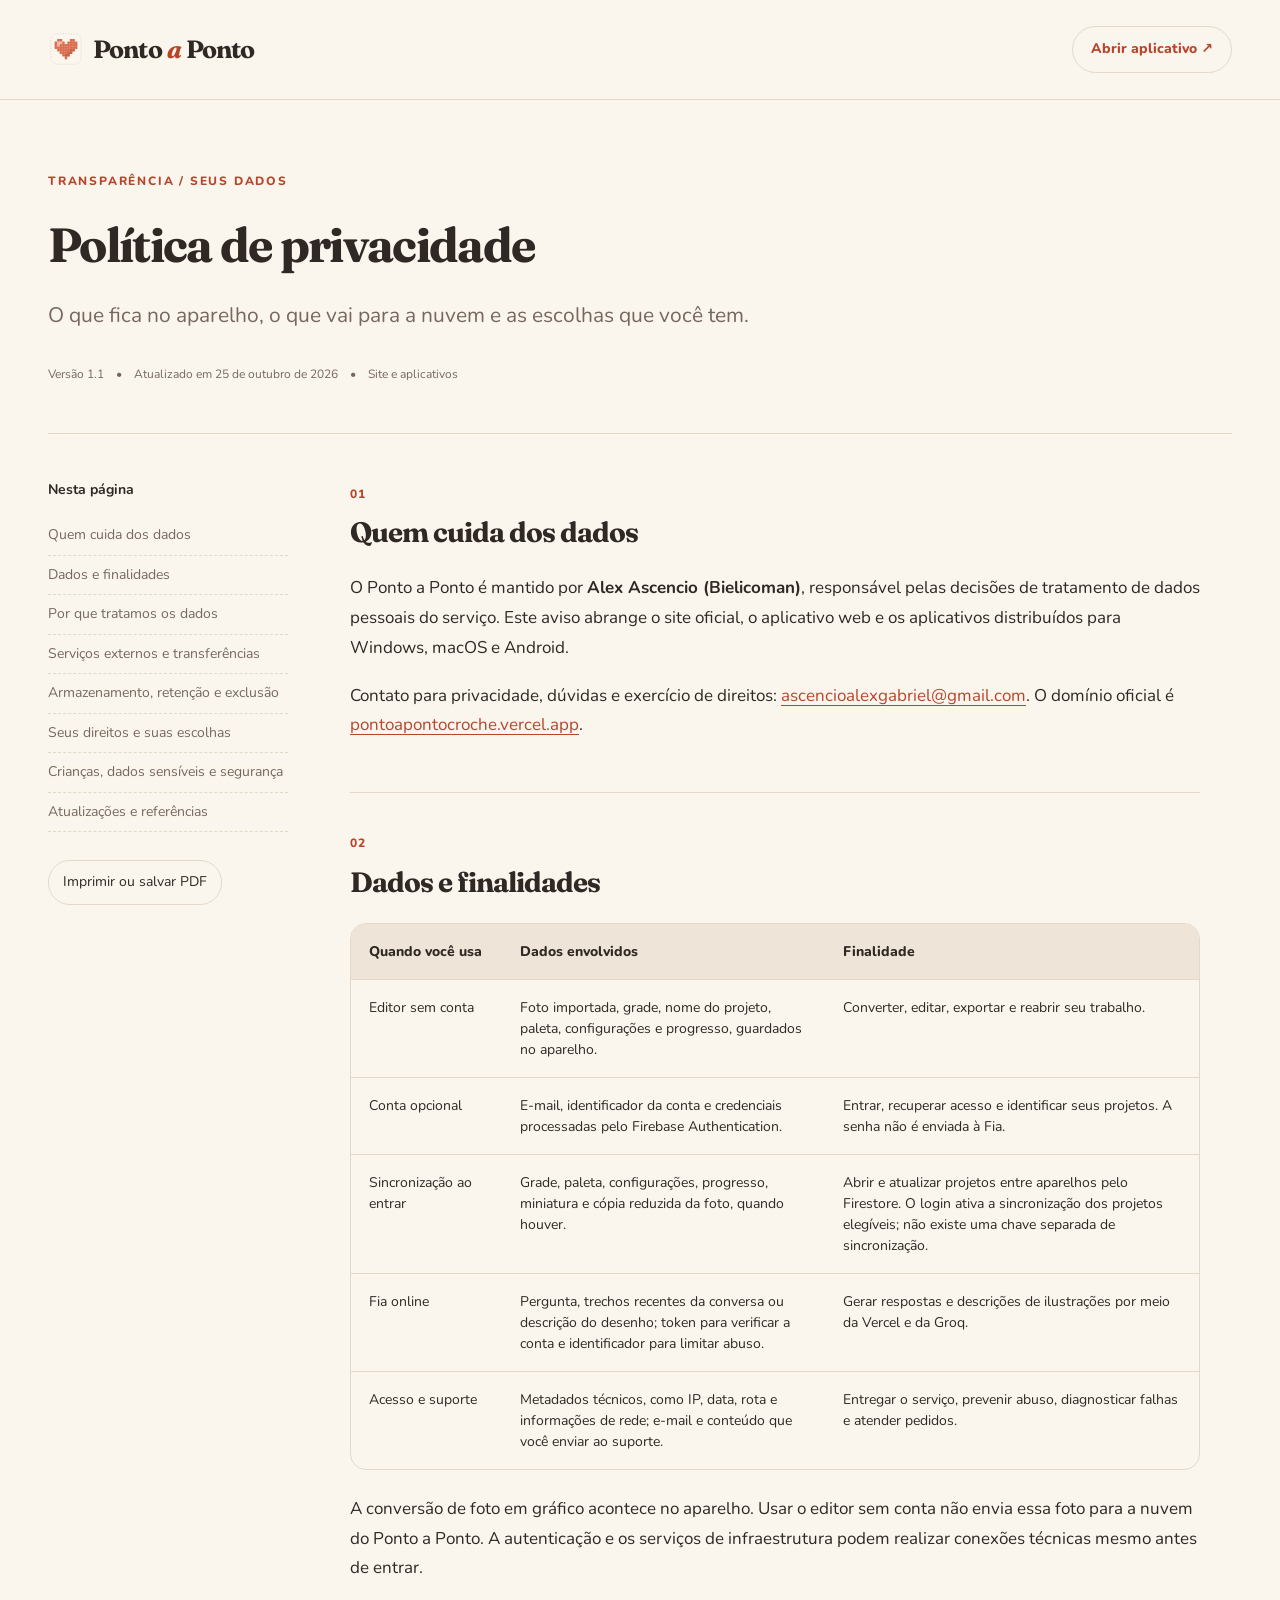
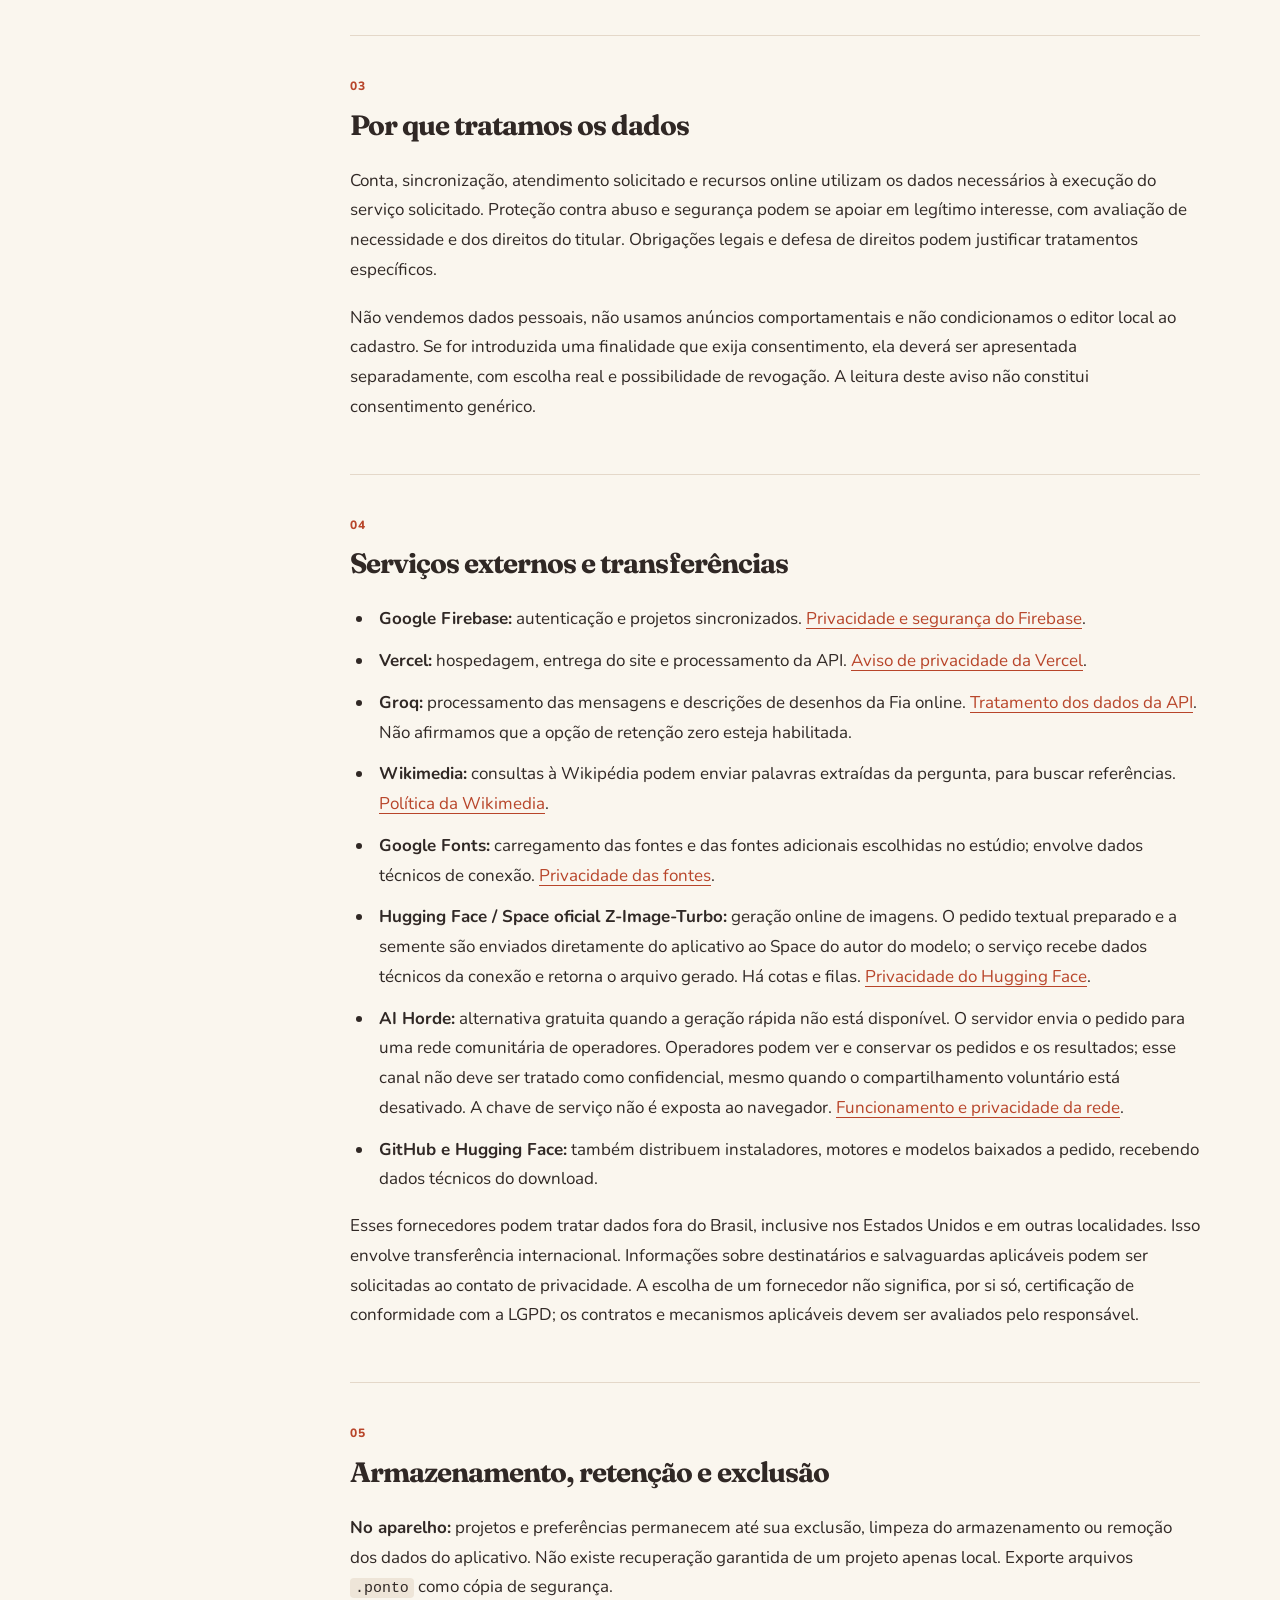
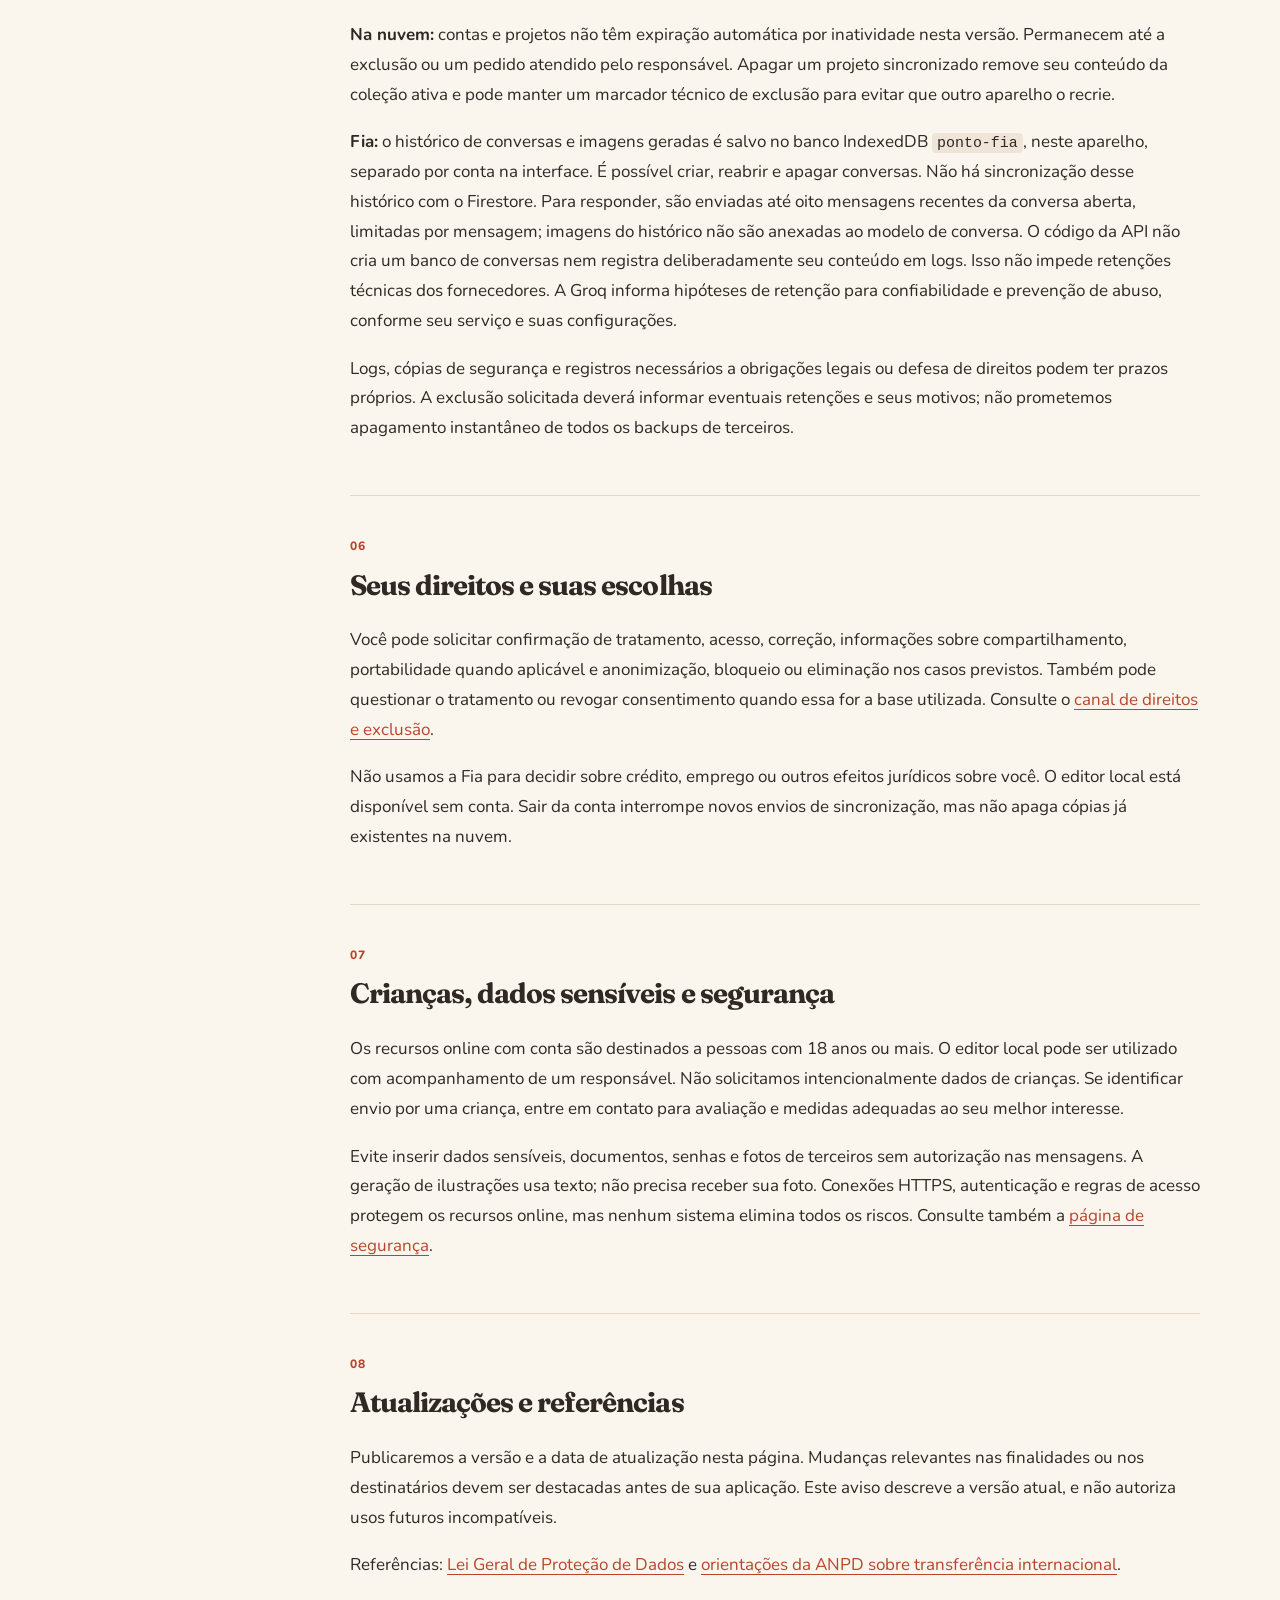
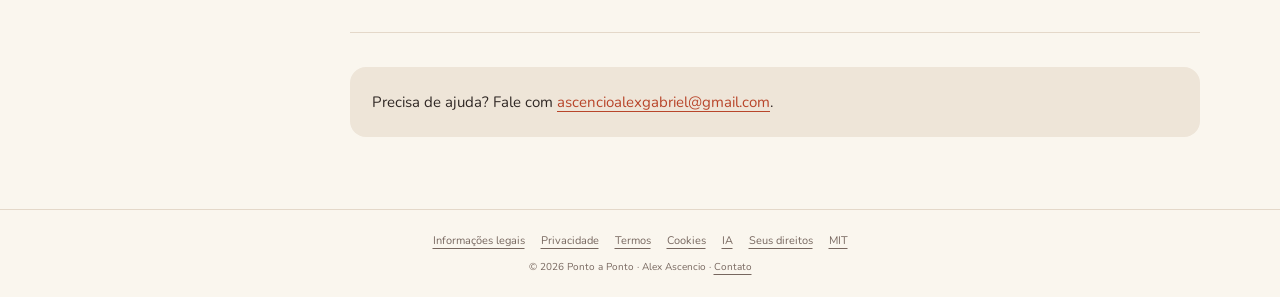
<file: documentacao/privacidade.html>
<!doctype html><html lang="pt-BR"><head><meta charset="utf-8"><meta name="viewport" content="width=device-width,initial-scale=1"><meta name="description" content="O que fica no aparelho, o que vai para a nuvem e as escolhas que você tem."><meta name="theme-color" content="#241c24"><title>Política de privacidade · Ponto a Ponto</title><link rel="canonical" href="https://pontoapontocroche.vercel.app/app/legal/privacidade.html"><link rel="icon" href="../icons/icon.svg"><link rel="stylesheet" href="legal.css"></head><body><a class="skip" href="#conteudo">Ir ao conteúdo</a><header><a class="brand" href="https://pontoapontocroche.vercel.app/app/"><img src="../icons/icon.svg" width="36" height="36" alt="">Ponto <em>a</em> Ponto</a><a class="back" href="https://pontoapontocroche.vercel.app/app/">Abrir aplicativo <span aria-hidden="true">↗</span></a></header><main id="conteudo"><div class="hero"><a class="eyebrow" href="./">Transparência / Seus dados</a><h1>Política de privacidade</h1><p>O que fica no aparelho, o que vai para a nuvem e as escolhas que você tem.</p><div class="meta">Versão 1.1 <span>•</span> Atualizado em 25 de outubro de 2026 <span>•</span> Site e aplicativos</div></div><div class="document"><aside aria-label="Nesta página"><strong>Nesta página</strong><a href="#responsavel">Quem cuida dos dados</a><a href="#mapa">Dados e finalidades</a><a href="#bases">Por que tratamos os dados</a><a href="#fornecedores">Serviços externos e transferências</a><a href="#retencao">Armazenamento, retenção e exclusão</a><a href="#controle">Seus direitos e suas escolhas</a><a href="#cuidados">Crianças, dados sensíveis e segurança</a><a href="#mudancas">Atualizações e referências</a><button type="button" onclick="window.print()">Imprimir ou salvar PDF</button></aside><article><section id="responsavel"><span class="section-no">01</span><h2>Quem cuida dos dados</h2><p>O Ponto a Ponto é mantido por <strong>Alex Ascencio (Bielicoman)</strong>, responsável pelas decisões de tratamento de dados pessoais do serviço. Este aviso abrange o site oficial, o aplicativo web e os aplicativos distribuídos para Windows, macOS e Android.</p><p>Contato para privacidade, dúvidas e exercício de direitos: <a href="mailto:ascencioalexgabriel@gmail.com">ascencioalexgabriel@gmail.com</a>. O domínio oficial é <a href="https://pontoapontocroche.vercel.app/">pontoapontocroche.vercel.app</a>.</p></section><section id="mapa"><span class="section-no">02</span><h2>Dados e finalidades</h2><div class="table-wrap"><table><thead><tr><th>Quando você usa</th><th>Dados envolvidos</th><th>Finalidade</th></tr></thead><tbody><tr><td>Editor sem conta</td><td>Foto importada, grade, nome do projeto, paleta, configurações e progresso, guardados no aparelho.</td><td>Converter, editar, exportar e reabrir seu trabalho.</td></tr><tr><td>Conta opcional</td><td>E-mail, identificador da conta e credenciais processadas pelo Firebase Authentication.</td><td>Entrar, recuperar acesso e identificar seus projetos. A senha não é enviada à Fia.</td></tr><tr><td>Sincronização ao entrar</td><td>Grade, paleta, configurações, progresso, miniatura e cópia reduzida da foto, quando houver.</td><td>Abrir e atualizar projetos entre aparelhos pelo Firestore. O login ativa a sincronização dos projetos elegíveis; não existe uma chave separada de sincronização.</td></tr><tr><td>Fia online</td><td>Pergunta, trechos recentes da conversa ou descrição do desenho; token para verificar a conta e identificador para limitar abuso.</td><td>Gerar respostas e descrições de ilustrações por meio da Vercel e da Groq.</td></tr><tr><td>Acesso e suporte</td><td>Metadados técnicos, como IP, data, rota e informações de rede; e-mail e conteúdo que você enviar ao suporte.</td><td>Entregar o serviço, prevenir abuso, diagnosticar falhas e atender pedidos.</td></tr></tbody></table></div><p>A conversão de foto em gráfico acontece no aparelho. Usar o editor sem conta não envia essa foto para a nuvem do Ponto a Ponto. A autenticação e os serviços de infraestrutura podem realizar conexões técnicas mesmo antes de entrar.</p></section><section id="bases"><span class="section-no">03</span><h2>Por que tratamos os dados</h2><p>Conta, sincronização, atendimento solicitado e recursos online utilizam os dados necessários à execução do serviço solicitado. Proteção contra abuso e segurança podem se apoiar em legítimo interesse, com avaliação de necessidade e dos direitos do titular. Obrigações legais e defesa de direitos podem justificar tratamentos específicos.</p><p>Não vendemos dados pessoais, não usamos anúncios comportamentais e não condicionamos o editor local ao cadastro. Se for introduzida uma finalidade que exija consentimento, ela deverá ser apresentada separadamente, com escolha real e possibilidade de revogação. A leitura deste aviso não constitui consentimento genérico.</p></section><section id="fornecedores"><span class="section-no">04</span><h2>Serviços externos e transferências</h2><ul><li><strong>Google Firebase:</strong> autenticação e projetos sincronizados. <a href="https://firebase.google.com/support/privacy">Privacidade e segurança do Firebase</a>.</li><li><strong>Vercel:</strong> hospedagem, entrega do site e processamento da API. <a href="https://vercel.com/legal/privacy-notice">Aviso de privacidade da Vercel</a>.</li><li><strong>Groq:</strong> processamento das mensagens e descrições de desenhos da Fia online. <a href="https://console.groq.com/docs/your-data">Tratamento dos dados da API</a>. Não afirmamos que a opção de retenção zero esteja habilitada.</li><li><strong>Wikimedia:</strong> consultas à Wikipédia podem enviar palavras extraídas da pergunta, para buscar referências. <a href="https://foundation.wikimedia.org/wiki/Policy:Privacy_policy">Política da Wikimedia</a>.</li><li><strong>Google Fonts:</strong> carregamento das fontes e das fontes adicionais escolhidas no estúdio; envolve dados técnicos de conexão. <a href="https://developers.google.com/fonts/faq/privacy">Privacidade das fontes</a>.</li><li><strong>Hugging Face / Space oficial Z-Image-Turbo:</strong> geração online de imagens. O pedido textual preparado e a semente são enviados diretamente do aplicativo ao Space do autor do modelo; o serviço recebe dados técnicos da conexão e retorna o arquivo gerado. Há cotas e filas. <a href="https://huggingface.co/privacy">Privacidade do Hugging Face</a>.</li><li><strong>AI Horde:</strong> alternativa gratuita quando a geração rápida não está disponível. O servidor envia o pedido para uma rede comunitária de operadores. Operadores podem ver e conservar os pedidos e os resultados; esse canal não deve ser tratado como confidencial, mesmo quando o compartilhamento voluntário está desativado. A chave de serviço não é exposta ao navegador. <a href="https://github.com/Haidra-Org/AI-Horde/blob/main/FAQ.md">Funcionamento e privacidade da rede</a>.</li><li><strong>GitHub e Hugging Face:</strong> também distribuem instaladores, motores e modelos baixados a pedido, recebendo dados técnicos do download.</li></ul><p>Esses fornecedores podem tratar dados fora do Brasil, inclusive nos Estados Unidos e em outras localidades. Isso envolve transferência internacional. Informações sobre destinatários e salvaguardas aplicáveis podem ser solicitadas ao contato de privacidade. A escolha de um fornecedor não significa, por si só, certificação de conformidade com a LGPD; os contratos e mecanismos aplicáveis devem ser avaliados pelo responsável.</p></section><section id="retencao"><span class="section-no">05</span><h2>Armazenamento, retenção e exclusão</h2><p><strong>No aparelho:</strong> projetos e preferências permanecem até sua exclusão, limpeza do armazenamento ou remoção dos dados do aplicativo. Não existe recuperação garantida de um projeto apenas local. Exporte arquivos <code>.ponto</code> como cópia de segurança.</p><p><strong>Na nuvem:</strong> contas e projetos não têm expiração automática por inatividade nesta versão. Permanecem até a exclusão ou um pedido atendido pelo responsável. Apagar um projeto sincronizado remove seu conteúdo da coleção ativa e pode manter um marcador técnico de exclusão para evitar que outro aparelho o recrie.</p><p><strong>Fia:</strong> o histórico de conversas e imagens geradas é salvo no banco IndexedDB <code>ponto-fia</code>, neste aparelho, separado por conta na interface. É possível criar, reabrir e apagar conversas. Não há sincronização desse histórico com o Firestore. Para responder, são enviadas até oito mensagens recentes da conversa aberta, limitadas por mensagem; imagens do histórico não são anexadas ao modelo de conversa. O código da API não cria um banco de conversas nem registra deliberadamente seu conteúdo em logs. Isso não impede retenções técnicas dos fornecedores. A Groq informa hipóteses de retenção para confiabilidade e prevenção de abuso, conforme seu serviço e suas configurações.</p><p>Logs, cópias de segurança e registros necessários a obrigações legais ou defesa de direitos podem ter prazos próprios. A exclusão solicitada deverá informar eventuais retenções e seus motivos; não prometemos apagamento instantâneo de todos os backups de terceiros.</p></section><section id="controle"><span class="section-no">06</span><h2>Seus direitos e suas escolhas</h2><p>Você pode solicitar confirmação de tratamento, acesso, correção, informações sobre compartilhamento, portabilidade quando aplicável e anonimização, bloqueio ou eliminação nos casos previstos. Também pode questionar o tratamento ou revogar consentimento quando essa for a base utilizada. Consulte o <a href="direitos.html">canal de direitos e exclusão</a>.</p><p>Não usamos a Fia para decidir sobre crédito, emprego ou outros efeitos jurídicos sobre você. O editor local está disponível sem conta. Sair da conta interrompe novos envios de sincronização, mas não apaga cópias já existentes na nuvem.</p></section><section id="cuidados"><span class="section-no">07</span><h2>Crianças, dados sensíveis e segurança</h2><p>Os recursos online com conta são destinados a pessoas com 18 anos ou mais. O editor local pode ser utilizado com acompanhamento de um responsável. Não solicitamos intencionalmente dados de crianças. Se identificar envio por uma criança, entre em contato para avaliação e medidas adequadas ao seu melhor interesse.</p><p>Evite inserir dados sensíveis, documentos, senhas e fotos de terceiros sem autorização nas mensagens. A geração de ilustrações usa texto; não precisa receber sua foto. Conexões HTTPS, autenticação e regras de acesso protegem os recursos online, mas nenhum sistema elimina todos os riscos. Consulte também a <a href="seguranca.html">página de segurança</a>.</p></section><section id="mudancas"><span class="section-no">08</span><h2>Atualizações e referências</h2><p>Publicaremos a versão e a data de atualização nesta página. Mudanças relevantes nas finalidades ou nos destinatários devem ser destacadas antes de sua aplicação. Este aviso descreve a versão atual, e não autoriza usos futuros incompatíveis.</p><p>Referências: <a href="https://www.planalto.gov.br/ccivil_03/_ato2015-2018/2018/lei/l13709.htm">Lei Geral de Proteção de Dados</a> e <a href="https://www.gov.br/anpd/pt-br/assuntos/assuntos-internacionais/transferencia-internacional-de-dados">orientações da ANPD sobre transferência internacional</a>.</p></section><div class="contact-note">Precisa de ajuda? Fale com <a href="mailto:ascencioalexgabriel@gmail.com">ascencioalexgabriel@gmail.com</a>.</div></article></div></main><footer><nav aria-label="Informações legais"><a href="./">Informações legais</a><a href="privacidade.html">Privacidade</a><a href="termos.html">Termos</a><a href="cookies.html">Cookies</a><a href="ia.html">IA</a><a href="direitos.html">Seus direitos</a><a href="licencas.html">MIT</a></nav><small>© 2026 Ponto a Ponto · Alex Ascencio · <a href="mailto:ascencioalexgabriel@gmail.com">Contato</a></small></footer></body></html>
</file>
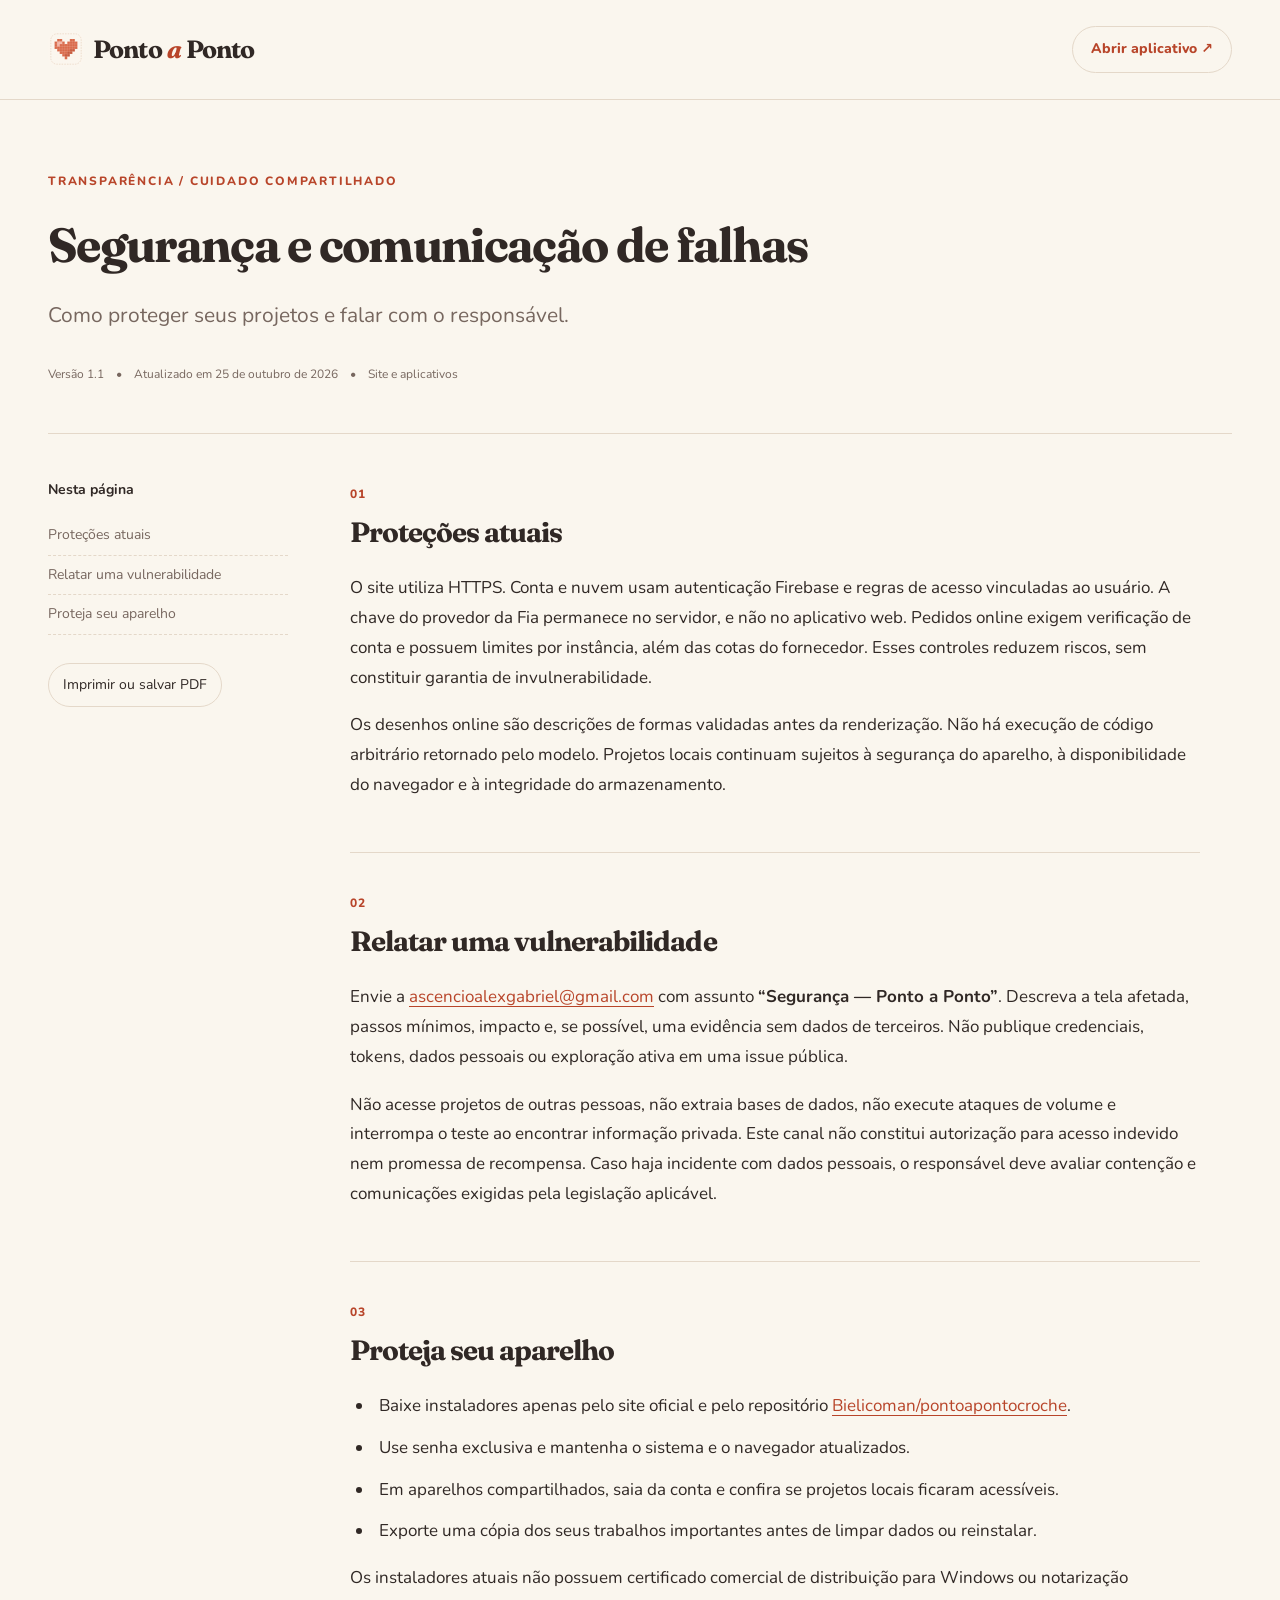
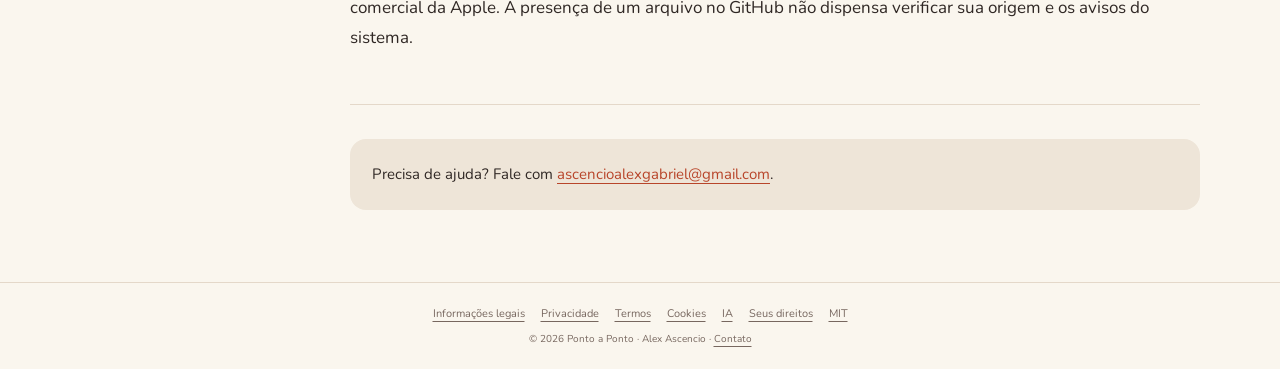
<file: documentacao/seguranca.html>
<!doctype html><html lang="pt-BR"><head><meta charset="utf-8"><meta name="viewport" content="width=device-width,initial-scale=1"><meta name="description" content="Como proteger seus projetos e falar com o responsável."><meta name="theme-color" content="#241c24"><title>Segurança e comunicação de falhas · Ponto a Ponto</title><link rel="canonical" href="https://pontoapontocroche.vercel.app/app/legal/seguranca.html"><link rel="icon" href="../icons/icon.svg"><link rel="stylesheet" href="legal.css"></head><body><a class="skip" href="#conteudo">Ir ao conteúdo</a><header><a class="brand" href="https://pontoapontocroche.vercel.app/app/"><img src="../icons/icon.svg" width="36" height="36" alt="">Ponto <em>a</em> Ponto</a><a class="back" href="https://pontoapontocroche.vercel.app/app/">Abrir aplicativo <span aria-hidden="true">↗</span></a></header><main id="conteudo"><div class="hero"><a class="eyebrow" href="./">Transparência / Cuidado compartilhado</a><h1>Segurança e comunicação de falhas</h1><p>Como proteger seus projetos e falar com o responsável.</p><div class="meta">Versão 1.1 <span>•</span> Atualizado em 25 de outubro de 2026 <span>•</span> Site e aplicativos</div></div><div class="document"><aside aria-label="Nesta página"><strong>Nesta página</strong><a href="#protecoes">Proteções atuais</a><a href="#relatar">Relatar uma vulnerabilidade</a><a href="#aparelho">Proteja seu aparelho</a><button type="button" onclick="window.print()">Imprimir ou salvar PDF</button></aside><article><section id="protecoes"><span class="section-no">01</span><h2>Proteções atuais</h2><p>O site utiliza HTTPS. Conta e nuvem usam autenticação Firebase e regras de acesso vinculadas ao usuário. A chave do provedor da Fia permanece no servidor, e não no aplicativo web. Pedidos online exigem verificação de conta e possuem limites por instância, além das cotas do fornecedor. Esses controles reduzem riscos, sem constituir garantia de invulnerabilidade.</p><p>Os desenhos online são descrições de formas validadas antes da renderização. Não há execução de código arbitrário retornado pelo modelo. Projetos locais continuam sujeitos à segurança do aparelho, à disponibilidade do navegador e à integridade do armazenamento.</p></section><section id="relatar"><span class="section-no">02</span><h2>Relatar uma vulnerabilidade</h2><p>Envie a <a href="mailto:ascencioalexgabriel@gmail.com">ascencioalexgabriel@gmail.com</a> com assunto <strong>“Segurança — Ponto a Ponto”</strong>. Descreva a tela afetada, passos mínimos, impacto e, se possível, uma evidência sem dados de terceiros. Não publique credenciais, tokens, dados pessoais ou exploração ativa em uma issue pública.</p><p>Não acesse projetos de outras pessoas, não extraia bases de dados, não execute ataques de volume e interrompa o teste ao encontrar informação privada. Este canal não constitui autorização para acesso indevido nem promessa de recompensa. Caso haja incidente com dados pessoais, o responsável deve avaliar contenção e comunicações exigidas pela legislação aplicável.</p></section><section id="aparelho"><span class="section-no">03</span><h2>Proteja seu aparelho</h2><ul><li>Baixe instaladores apenas pelo site oficial e pelo repositório <a href="https://github.com/Bielicoman/pontoapontocroche">Bielicoman/pontoapontocroche</a>.</li><li>Use senha exclusiva e mantenha o sistema e o navegador atualizados.</li><li>Em aparelhos compartilhados, saia da conta e confira se projetos locais ficaram acessíveis.</li><li>Exporte uma cópia dos seus trabalhos importantes antes de limpar dados ou reinstalar.</li></ul><p>Os instaladores atuais não possuem certificado comercial de distribuição para Windows ou notarização comercial da Apple. A presença de um arquivo no GitHub não dispensa verificar sua origem e os avisos do sistema.</p></section><div class="contact-note">Precisa de ajuda? Fale com <a href="mailto:ascencioalexgabriel@gmail.com">ascencioalexgabriel@gmail.com</a>.</div></article></div></main><footer><nav aria-label="Informações legais"><a href="./">Informações legais</a><a href="privacidade.html">Privacidade</a><a href="termos.html">Termos</a><a href="cookies.html">Cookies</a><a href="ia.html">IA</a><a href="direitos.html">Seus direitos</a><a href="licencas.html">MIT</a></nav><small>© 2026 Ponto a Ponto · Alex Ascencio · <a href="mailto:ascencioalexgabriel@gmail.com">Contato</a></small></footer></body></html>
</file>
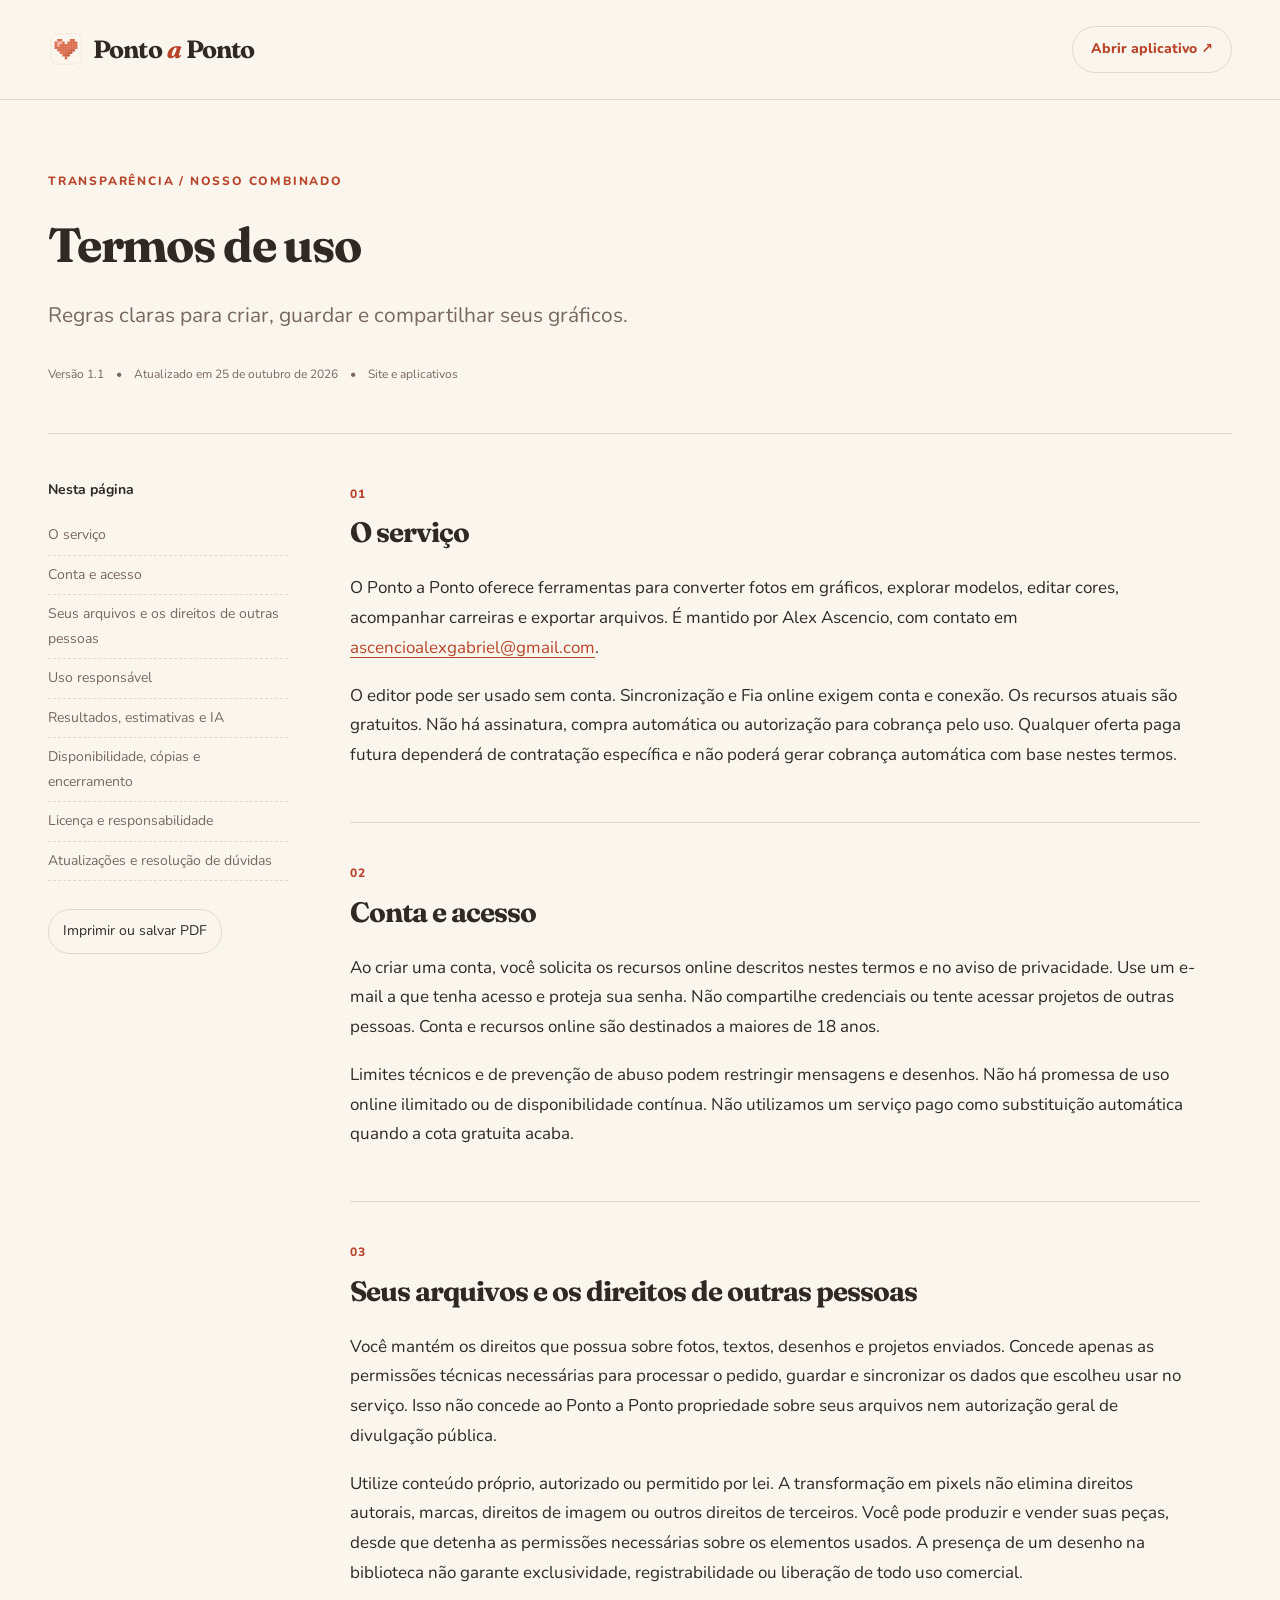
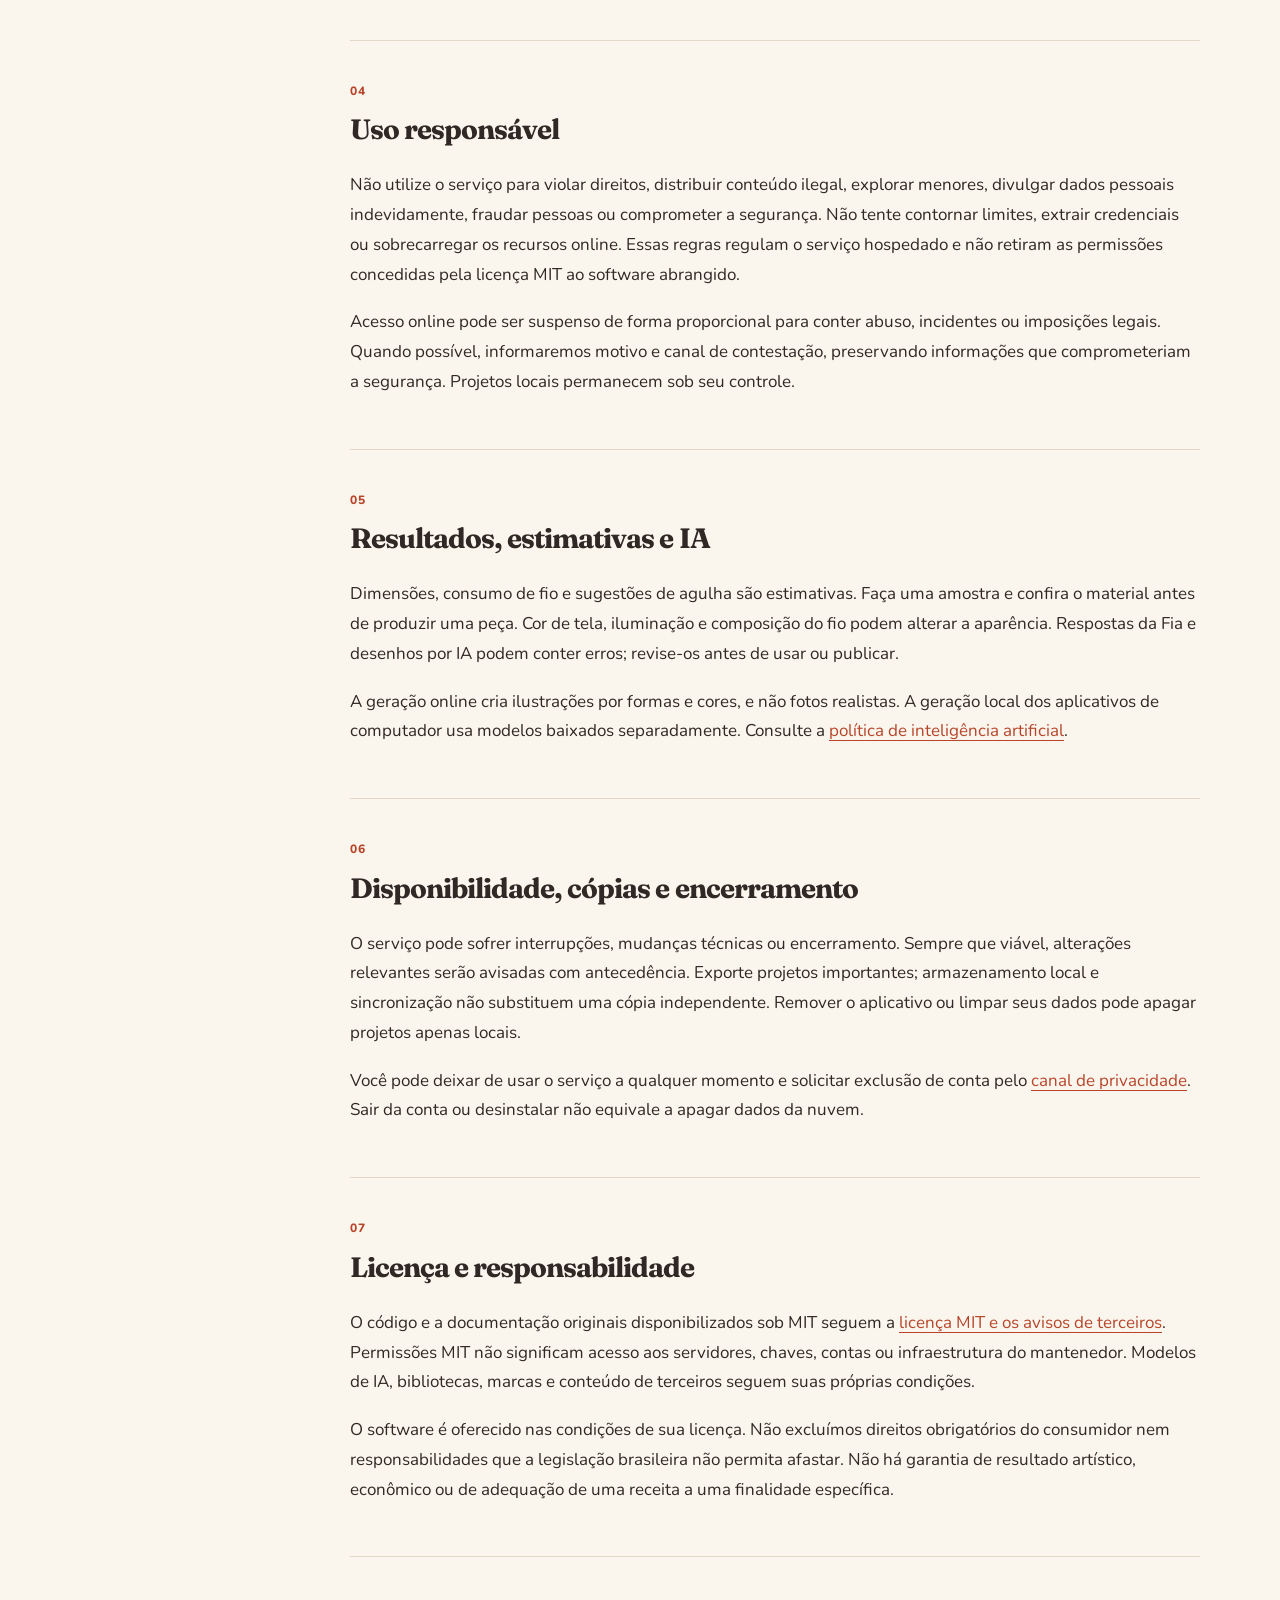
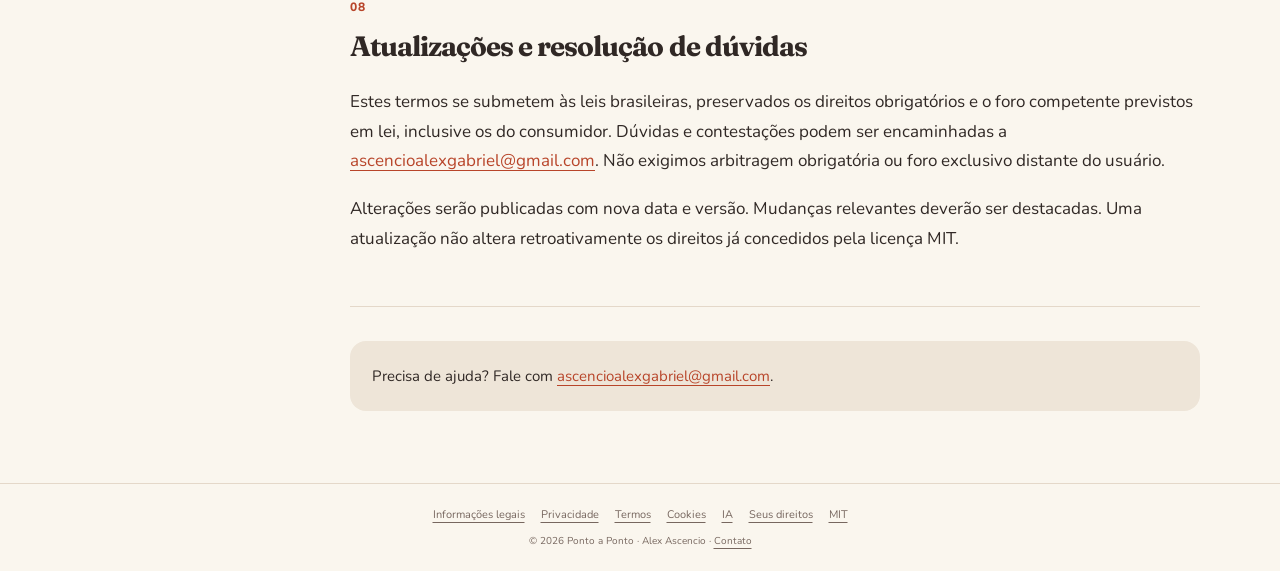
<file: documentacao/termos.html>
<!doctype html><html lang="pt-BR"><head><meta charset="utf-8"><meta name="viewport" content="width=device-width,initial-scale=1"><meta name="description" content="Regras claras para criar, guardar e compartilhar seus gráficos."><meta name="theme-color" content="#241c24"><title>Termos de uso · Ponto a Ponto</title><link rel="canonical" href="https://pontoapontocroche.vercel.app/app/legal/termos.html"><link rel="icon" href="../icons/icon.svg"><link rel="stylesheet" href="legal.css"></head><body><a class="skip" href="#conteudo">Ir ao conteúdo</a><header><a class="brand" href="https://pontoapontocroche.vercel.app/app/"><img src="../icons/icon.svg" width="36" height="36" alt="">Ponto <em>a</em> Ponto</a><a class="back" href="https://pontoapontocroche.vercel.app/app/">Abrir aplicativo <span aria-hidden="true">↗</span></a></header><main id="conteudo"><div class="hero"><a class="eyebrow" href="./">Transparência / Nosso combinado</a><h1>Termos de uso</h1><p>Regras claras para criar, guardar e compartilhar seus gráficos.</p><div class="meta">Versão 1.1 <span>•</span> Atualizado em 25 de outubro de 2026 <span>•</span> Site e aplicativos</div></div><div class="document"><aside aria-label="Nesta página"><strong>Nesta página</strong><a href="#servico">O serviço</a><a href="#conta">Conta e acesso</a><a href="#conteudo">Seus arquivos e os direitos de outras pessoas</a><a href="#uso">Uso responsável</a><a href="#resultados">Resultados, estimativas e IA</a><a href="#continuidade">Disponibilidade, cópias e encerramento</a><a href="#licenca">Licença e responsabilidade</a><a href="#contato">Atualizações e resolução de dúvidas</a><button type="button" onclick="window.print()">Imprimir ou salvar PDF</button></aside><article><section id="servico"><span class="section-no">01</span><h2>O serviço</h2><p>O Ponto a Ponto oferece ferramentas para converter fotos em gráficos, explorar modelos, editar cores, acompanhar carreiras e exportar arquivos. É mantido por Alex Ascencio, com contato em <a href="mailto:ascencioalexgabriel@gmail.com">ascencioalexgabriel@gmail.com</a>.</p><p>O editor pode ser usado sem conta. Sincronização e Fia online exigem conta e conexão. Os recursos atuais são gratuitos. Não há assinatura, compra automática ou autorização para cobrança pelo uso. Qualquer oferta paga futura dependerá de contratação específica e não poderá gerar cobrança automática com base nestes termos.</p></section><section id="conta"><span class="section-no">02</span><h2>Conta e acesso</h2><p>Ao criar uma conta, você solicita os recursos online descritos nestes termos e no aviso de privacidade. Use um e-mail a que tenha acesso e proteja sua senha. Não compartilhe credenciais ou tente acessar projetos de outras pessoas. Conta e recursos online são destinados a maiores de 18 anos.</p><p>Limites técnicos e de prevenção de abuso podem restringir mensagens e desenhos. Não há promessa de uso online ilimitado ou de disponibilidade contínua. Não utilizamos um serviço pago como substituição automática quando a cota gratuita acaba.</p></section><section id="conteudo"><span class="section-no">03</span><h2>Seus arquivos e os direitos de outras pessoas</h2><p>Você mantém os direitos que possua sobre fotos, textos, desenhos e projetos enviados. Concede apenas as permissões técnicas necessárias para processar o pedido, guardar e sincronizar os dados que escolheu usar no serviço. Isso não concede ao Ponto a Ponto propriedade sobre seus arquivos nem autorização geral de divulgação pública.</p><p>Utilize conteúdo próprio, autorizado ou permitido por lei. A transformação em pixels não elimina direitos autorais, marcas, direitos de imagem ou outros direitos de terceiros. Você pode produzir e vender suas peças, desde que detenha as permissões necessárias sobre os elementos usados. A presença de um desenho na biblioteca não garante exclusividade, registrabilidade ou liberação de todo uso comercial.</p></section><section id="uso"><span class="section-no">04</span><h2>Uso responsável</h2><p>Não utilize o serviço para violar direitos, distribuir conteúdo ilegal, explorar menores, divulgar dados pessoais indevidamente, fraudar pessoas ou comprometer a segurança. Não tente contornar limites, extrair credenciais ou sobrecarregar os recursos online. Essas regras regulam o serviço hospedado e não retiram as permissões concedidas pela licença MIT ao software abrangido.</p><p>Acesso online pode ser suspenso de forma proporcional para conter abuso, incidentes ou imposições legais. Quando possível, informaremos motivo e canal de contestação, preservando informações que comprometeriam a segurança. Projetos locais permanecem sob seu controle.</p></section><section id="resultados"><span class="section-no">05</span><h2>Resultados, estimativas e IA</h2><p>Dimensões, consumo de fio e sugestões de agulha são estimativas. Faça uma amostra e confira o material antes de produzir uma peça. Cor de tela, iluminação e composição do fio podem alterar a aparência. Respostas da Fia e desenhos por IA podem conter erros; revise-os antes de usar ou publicar.</p><p>A geração online cria ilustrações por formas e cores, e não fotos realistas. A geração local dos aplicativos de computador usa modelos baixados separadamente. Consulte a <a href="ia.html">política de inteligência artificial</a>.</p></section><section id="continuidade"><span class="section-no">06</span><h2>Disponibilidade, cópias e encerramento</h2><p>O serviço pode sofrer interrupções, mudanças técnicas ou encerramento. Sempre que viável, alterações relevantes serão avisadas com antecedência. Exporte projetos importantes; armazenamento local e sincronização não substituem uma cópia independente. Remover o aplicativo ou limpar seus dados pode apagar projetos apenas locais.</p><p>Você pode deixar de usar o serviço a qualquer momento e solicitar exclusão de conta pelo <a href="direitos.html">canal de privacidade</a>. Sair da conta ou desinstalar não equivale a apagar dados da nuvem.</p></section><section id="licenca"><span class="section-no">07</span><h2>Licença e responsabilidade</h2><p>O código e a documentação originais disponibilizados sob MIT seguem a <a href="licencas.html">licença MIT e os avisos de terceiros</a>. Permissões MIT não significam acesso aos servidores, chaves, contas ou infraestrutura do mantenedor. Modelos de IA, bibliotecas, marcas e conteúdo de terceiros seguem suas próprias condições.</p><p>O software é oferecido nas condições de sua licença. Não excluímos direitos obrigatórios do consumidor nem responsabilidades que a legislação brasileira não permita afastar. Não há garantia de resultado artístico, econômico ou de adequação de uma receita a uma finalidade específica.</p></section><section id="contato"><span class="section-no">08</span><h2>Atualizações e resolução de dúvidas</h2><p>Estes termos se submetem às leis brasileiras, preservados os direitos obrigatórios e o foro competente previstos em lei, inclusive os do consumidor. Dúvidas e contestações podem ser encaminhadas a <a href="mailto:ascencioalexgabriel@gmail.com">ascencioalexgabriel@gmail.com</a>. Não exigimos arbitragem obrigatória ou foro exclusivo distante do usuário.</p><p>Alterações serão publicadas com nova data e versão. Mudanças relevantes deverão ser destacadas. Uma atualização não altera retroativamente os direitos já concedidos pela licença MIT.</p></section><div class="contact-note">Precisa de ajuda? Fale com <a href="mailto:ascencioalexgabriel@gmail.com">ascencioalexgabriel@gmail.com</a>.</div></article></div></main><footer><nav aria-label="Informações legais"><a href="./">Informações legais</a><a href="privacidade.html">Privacidade</a><a href="termos.html">Termos</a><a href="cookies.html">Cookies</a><a href="ia.html">IA</a><a href="direitos.html">Seus direitos</a><a href="licencas.html">MIT</a></nav><small>© 2026 Ponto a Ponto · Alex Ascencio · <a href="mailto:ascencioalexgabriel@gmail.com">Contato</a></small></footer></body></html>
</file>
<file: documentacao/legal.css>
@import url('https://fonts.googleapis.com/css2?family=Fraunces:ital,wght@0,500;0,600;0,700;1,600&family=Nunito:wght@400;600;700;800&display=swap');
:root{color-scheme:light;--paper:#faf6ee;--ink:#302825;--muted:#77675f;--accent:#b8452a;--line:#e4d8c9;--plum:#291f29}*{box-sizing:border-box}html{scroll-behavior:smooth;scroll-padding-top:30px}body{margin:0;background:var(--paper);color:var(--ink);font:17px/1.75 Nunito,system-ui,sans-serif}a{color:var(--accent);text-underline-offset:4px;overflow-wrap:anywhere}a:hover{color:#782c1c}a:focus-visible,button:focus-visible{outline:3px solid #b8452a;outline-offset:5px}h1,h2,.brand{font-family:Fraunces,Georgia,serif;line-height:1.14;letter-spacing:-.035em}h1{font-size:clamp(38px,5.3vw,74px);max-width:950px;margin:24px 0}h2{font-size:28px;margin:10px 0 24px}p{margin:0 0 18px}em{color:var(--accent)}header{max-width:1280px;margin:auto;padding:26px 48px;display:flex;justify-content:space-between;align-items:center;gap:20px;border-bottom:1px solid var(--line)}.brand{color:var(--ink);font-size:25px;text-decoration:none;font-weight:700;display:flex;align-items:center;gap:9px;white-space:nowrap}.brand em{margin:0 -4px}.back{font-size:14px;text-decoration:none;font-weight:800;border:1px solid var(--line);padding:10px 18px;border-radius:30px}main{max-width:1280px;margin:auto;padding:0 48px 72px}.hero{padding:65px 0 48px;border-bottom:1px solid var(--line)}.hero>p{font-size:21px;color:var(--muted);max-width:740px}.eyebrow{text-transform:uppercase;font-size:12px;font-weight:800;letter-spacing:.15em;text-decoration:none;color:var(--accent)}.meta{font-size:12px;color:var(--muted);display:flex;flex-wrap:wrap;gap:12px;margin-top:30px}.document{display:grid;grid-template-columns:240px minmax(0,1fr);gap:62px;padding-top:44px}aside{align-self:start;position:sticky;top:30px;font-size:14px}aside strong{display:block;margin-bottom:14px}aside a{display:block;color:var(--muted);text-decoration:none;padding:7px 0;border-bottom:1px dashed var(--line)}aside button{font:inherit;background:none;border:1px solid var(--line);border-radius:22px;padding:9px 14px;color:var(--ink);margin-top:28px;cursor:pointer}article{min-width:0;max-width:850px}article section{padding:0 0 34px;margin:0 0 34px;border-bottom:1px solid var(--line)}.section-no{font-size:12px;color:var(--accent);font-weight:800;letter-spacing:.1em}article ul,article ol{padding-left:24px}article li{padding-left:5px;margin-bottom:12px}code{font-size:.88em;background:#eee5d8;padding:2px 5px;border-radius:4px}.table-wrap{max-width:100%;overflow:auto;border:1px solid var(--line);border-radius:16px;margin:24px 0}table{width:100%;border-collapse:collapse;line-height:1.5;font-size:14px}th{text-align:left;background:#eee5d8;font-weight:800}th,td{padding:17px 18px;border-bottom:1px solid var(--line);vertical-align:top;min-width:140px}tr:last-child td{border-bottom:0}pre{font:13px/1.8 ui-monospace,monospace;background:var(--plum);color:#f5e9d8;padding:24px;border-radius:18px;white-space:pre-wrap;overflow-wrap:anywhere}.contact-note{padding:22px;background:#eee5d8;border-radius:16px;font-size:15px}.facts{display:grid;grid-template-columns:repeat(3,1fr);padding:30px 0;border-bottom:1px solid var(--line);gap:30px}.facts p{font-size:14px;color:var(--muted);margin:2px 0}.cards{display:grid;grid-template-columns:repeat(2,minmax(0,1fr));gap:22px;margin-top:48px}.card{position:relative;padding:30px 32px;text-decoration:none;border:1px solid var(--line);background:#fffdf9;border-radius:20px;color:var(--ink)}.card:hover{border-color:var(--accent);color:var(--ink)}.card-no{color:var(--accent);font-size:13px;font-weight:800}.card h2{margin:14px 0;font-size:29px}.card p{color:var(--muted);font-size:16px;max-width:400px}.read{display:flex;justify-content:space-between;font-size:13px;font-weight:800;color:var(--accent);margin-top:25px}.closing{margin-top:45px;padding:40px;background:#eee5d8;border-radius:22px}.closing h2{margin:14px 0}.action{display:inline-block;background:var(--accent);color:#fff!important;text-decoration:none;font-size:14px;font-weight:800;padding:12px 22px;border-radius:30px}.skip{position:fixed;left:20px;top:-100px;padding:12px;background:#fff;z-index:2}.skip:focus{top:12px}footer{background:var(--plum);color:#f5e9d8;padding:48px max(24px,calc((100vw - 1184px)/2));display:grid;grid-template-columns:1fr 1fr;gap:28px;font-size:14px}footer a{color:#f3b49d}footer strong{font:600 25px Fraunces,Georgia,serif}footer p{color:#d2c1c9;margin-top:7px}footer nav{display:grid;grid-template-columns:1fr 1fr;gap:10px 28px}footer small{grid-column:1/-1;color:#d2c1c9;border-top:1px solid #594451;padding-top:22px;font-size:12px}@media(max-width:760px){body{font-size:16px}header{padding:19px 22px}.brand{font-size:21px}.brand img{width:29px}.back{font-size:12px;padding:9px 12px}main{padding:0 22px 45px}.hero{padding:42px 0 32px}.hero>p{font-size:18px}.document{grid-template-columns:1fr;gap:28px;padding-top:26px}aside{position:static;border-bottom:1px solid var(--line);padding-bottom:22px}aside a{display:inline-block;margin-right:18px;font-size:13px}aside button{display:block;margin-top:15px}.cards{grid-template-columns:1fr;gap:16px;margin-top:28px}.card{padding:25px}.card h2{font-size:25px}.facts{grid-template-columns:1fr;gap:15px}.closing{padding:27px}footer{grid-template-columns:1fr}footer nav{gap:12px}h2{font-size:26px}.table-wrap{border-radius:10px}}@media(prefers-reduced-motion:reduce){html{scroll-behavior:auto}}@media print{body{font:11pt/1.5 Georgia,serif;background:white;color:black}header,.back,aside,footer,.skip,.action{display:none!important}main{padding:0}.hero{padding:0 0 20px}.hero h1{font-size:30pt}.hero>p{font-size:13pt}.document{display:block;padding-top:20px}article{max-width:none}article section{break-inside:auto}h2{break-after:avoid;font-size:18pt}.table-wrap{overflow:visible}th,td{min-width:0;padding:9px}pre{background:white;color:black;border:1px solid #aaa;font-size:9pt}.meta{font-size:9pt}a{color:inherit}article a[href^='http']::after{content:' (' attr(href) ')';font-size:8pt}.contact-note{background:white;border:1px solid #aaa}}

/* Rodapé discreto em todas as telas; documentos só aparecem ao abrir o link. */
footer{background:transparent;color:var(--muted);display:block;border-top:1px solid var(--line);padding:22px 24px;text-align:center;font-size:11px;line-height:1.6}footer nav{display:flex;flex-wrap:wrap;justify-content:center;gap:6px 16px}footer a{color:var(--muted)}footer small{display:block;border:0;padding:9px 0 0;color:var(--muted);font-size:10px}.compact-index{max-width:760px;margin:46px auto 30px}.compact-index h1{font-size:32px;margin:0 0 12px}.compact-index>p{font-size:14px;color:var(--muted)}.directory{margin:24px 0;display:grid;grid-template-columns:1fr 1fr;column-gap:30px}.directory-link{display:flex;justify-content:space-between;gap:15px;padding:13px 0;border-bottom:1px solid var(--line);color:var(--ink);text-decoration:none;font-size:14px}.compact-index .compact-meta{font-size:11px;line-height:1.8}.hero h1{font-size:clamp(32px,4vw,48px)}@media(max-width:760px){footer{padding:18px 20px;font-size:10px}footer nav{gap:5px 12px}footer small{font-size:9px}.compact-index{margin:30px 0 12px}.compact-index h1{font-size:27px}.directory{grid-template-columns:1fr;margin:18px 0}.directory-link{font-size:13px;padding:11px 0}.compact-index>p{font-size:13px}.compact-index .compact-meta{font-size:10px}}
</file>
